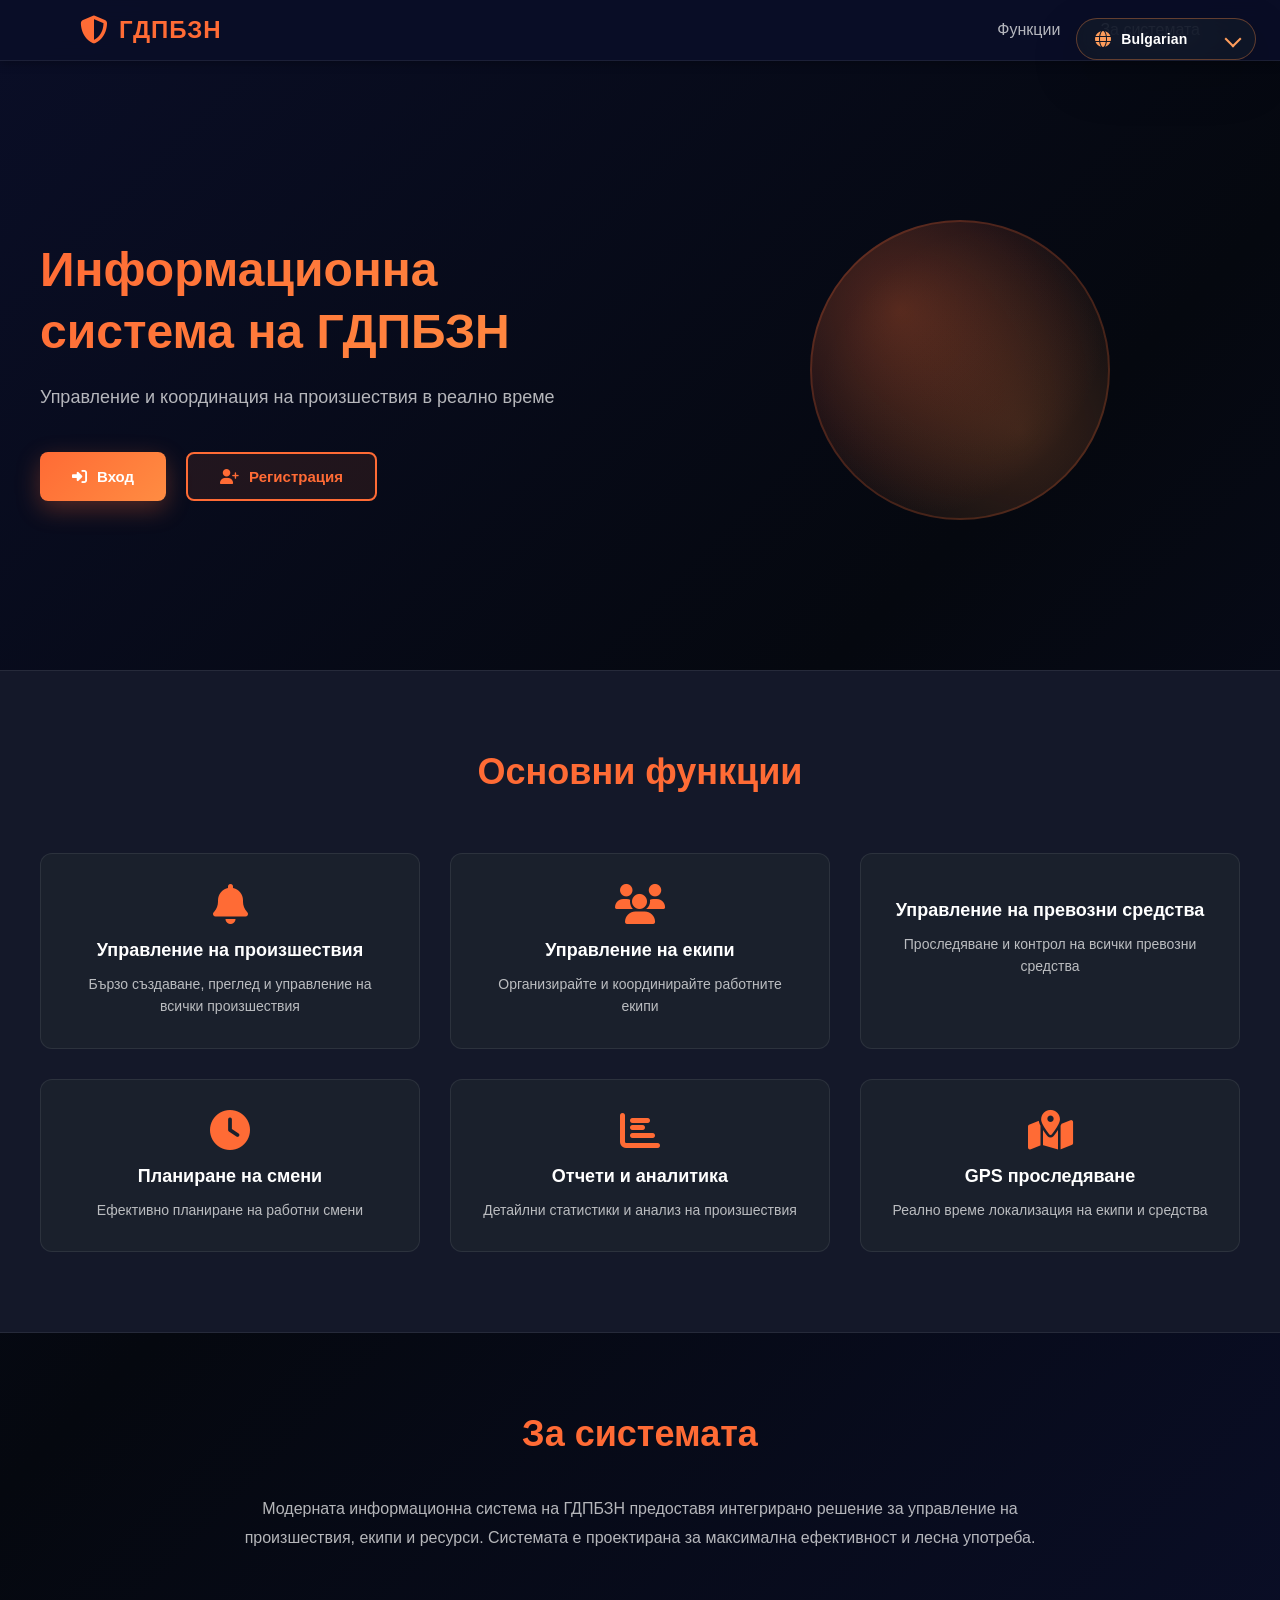
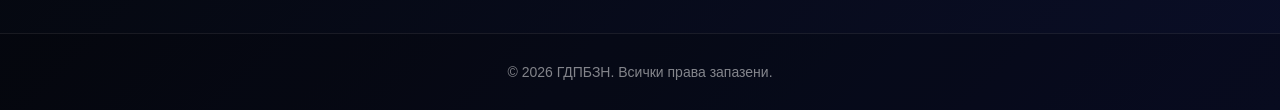
<file: frontend/index.html>
<!DOCTYPE html>
<html lang="bg">
<head>
    <meta charset="UTF-8">
    <meta name="viewport" content="width=device-width, initial-scale=1.0">
    <title>ГДПБЗН - Информационна система</title>
    <link rel="stylesheet" href="https://cdnjs.cloudflare.com/ajax/libs/font-awesome/6.4.0/css/all.min.css">
    <link rel="stylesheet" href="css/styles.css">
    <link rel="stylesheet" href="css/i18n.css">
</head>
<body>
    <div class="language-switcher-fixed">
        <label class="language-selector">
            <i class="fas fa-globe"></i>
            <select id="languageSelect" class="language-select" aria-label="Language selector">
                <option value="bg">Bulgarian</option>
                <option value="en">English</option>
            </select>
        </label>
    </div>

<nav class="navbar">
    <div class="nav-container">
        <div class="nav-logo">
            <i class="fas fa-shield-alt"></i>
            <span data-i18n="index.nav.brand">ГДПБЗН</span>
        </div>
        <ul class="nav-menu">
            <li><a href="#features" data-i18n="index.nav.features">Функции</a></li>
            <li><a href="#about" data-i18n="index.nav.about">За системата</a></li>
        </ul>
    </div>
</nav>

<section class="hero">
    <div class="hero-content">
        <h1 data-i18n="index.hero.title">Информационна система на ГДПБЗН</h1>
        <p data-i18n="index.hero.subtitle">Управление и координация на произшествия в реално време</p>
        <div class="hero-buttons">
            <a href="html/login.html" class="btn btn-primary">
                <i class="fas fa-sign-in-alt"></i> <span data-i18n="index.hero.loginButton">Вход</span>
            </a>
            <a href="html/register.html" class="btn btn-secondary">
                <i class="fas fa-user-plus"></i> <span data-i18n="index.hero.registerButton">Регистрация</span>
            </a>
        </div>
    </div>
    <div class="hero-graphic">
        <div class="gradient-orb"></div>
    </div>
</section>

<section id="features" class="features">
    <h2 data-i18n="index.features.title">Основни функции</h2>
    <div class="features-grid">
        <div class="feature-card">
            <i class="fas fa-bell"></i>
            <h3 data-i18n="index.features.incidentManagement">Управление на произшествия</h3>
            <p data-i18n="index.features.incidentManagementText">Бързо създаване, преглед и управление на всички произшествия</p>
        </div>
        <div class="feature-card">
            <i class="fas fa-users"></i>
            <h3 data-i18n="index.features.teamManagement">Управление на екипи</h3>
            <p data-i18n="index.features.teamManagementText">Организирайте и координирайте работните екипи</p>
        </div>
        <div class="feature-card">
            <i class="fas fa-fire-truck"></i>
            <h3 data-i18n="index.features.vehicleManagement">Управление на превозни средства</h3>
            <p data-i18n="index.features.vehicleManagementText">Проследяване и контрол на всички превозни средства</p>
        </div>
        <div class="feature-card">
            <i class="fas fa-clock"></i>
            <h3 data-i18n="index.features.shiftPlanning">Планиране на смени</h3>
            <p data-i18n="index.features.shiftPlanningText">Ефективно планиране на работни смени</p>
        </div>
        <div class="feature-card">
            <i class="fas fa-chart-bar"></i>
            <h3 data-i18n="index.features.analytics">Отчети и аналитика</h3>
            <p data-i18n="index.features.analyticsText">Детайлни статистики и анализ на произшествия</p>
        </div>
        <div class="feature-card">
            <i class="fas fa-map-location-dot"></i>
            <h3 data-i18n="index.features.gpsTracking">GPS проследяване</h3>
            <p data-i18n="index.features.gpsTrackingText">Реално време локализация на екипи и средства</p>
        </div>
    </div>
</section>

<section id="about" class="about">
    <h2 data-i18n="index.about.title">За системата</h2>
    <div class="about-content">
        <p data-i18n="index.about.description">Модерната информационна система на ГДПБЗН предоставя интегрирано решение за управление на произшествия, екипи и ресурси. Системата е проектирана за максимална ефективност и лесна употреба.</p>
    </div>
</section>


<footer class="footer">
    <div class="footer-content">
        <p data-i18n="index.footer.copyright">&copy; 2026 ГДПБЗН. Всички права запазени.</p>
    </div>
</footer>

<script src="js/config.js"></script>
<script src="js/language-selector.js"></script>
<script src="js/index.js"></script>
</body>
</html>
</file>
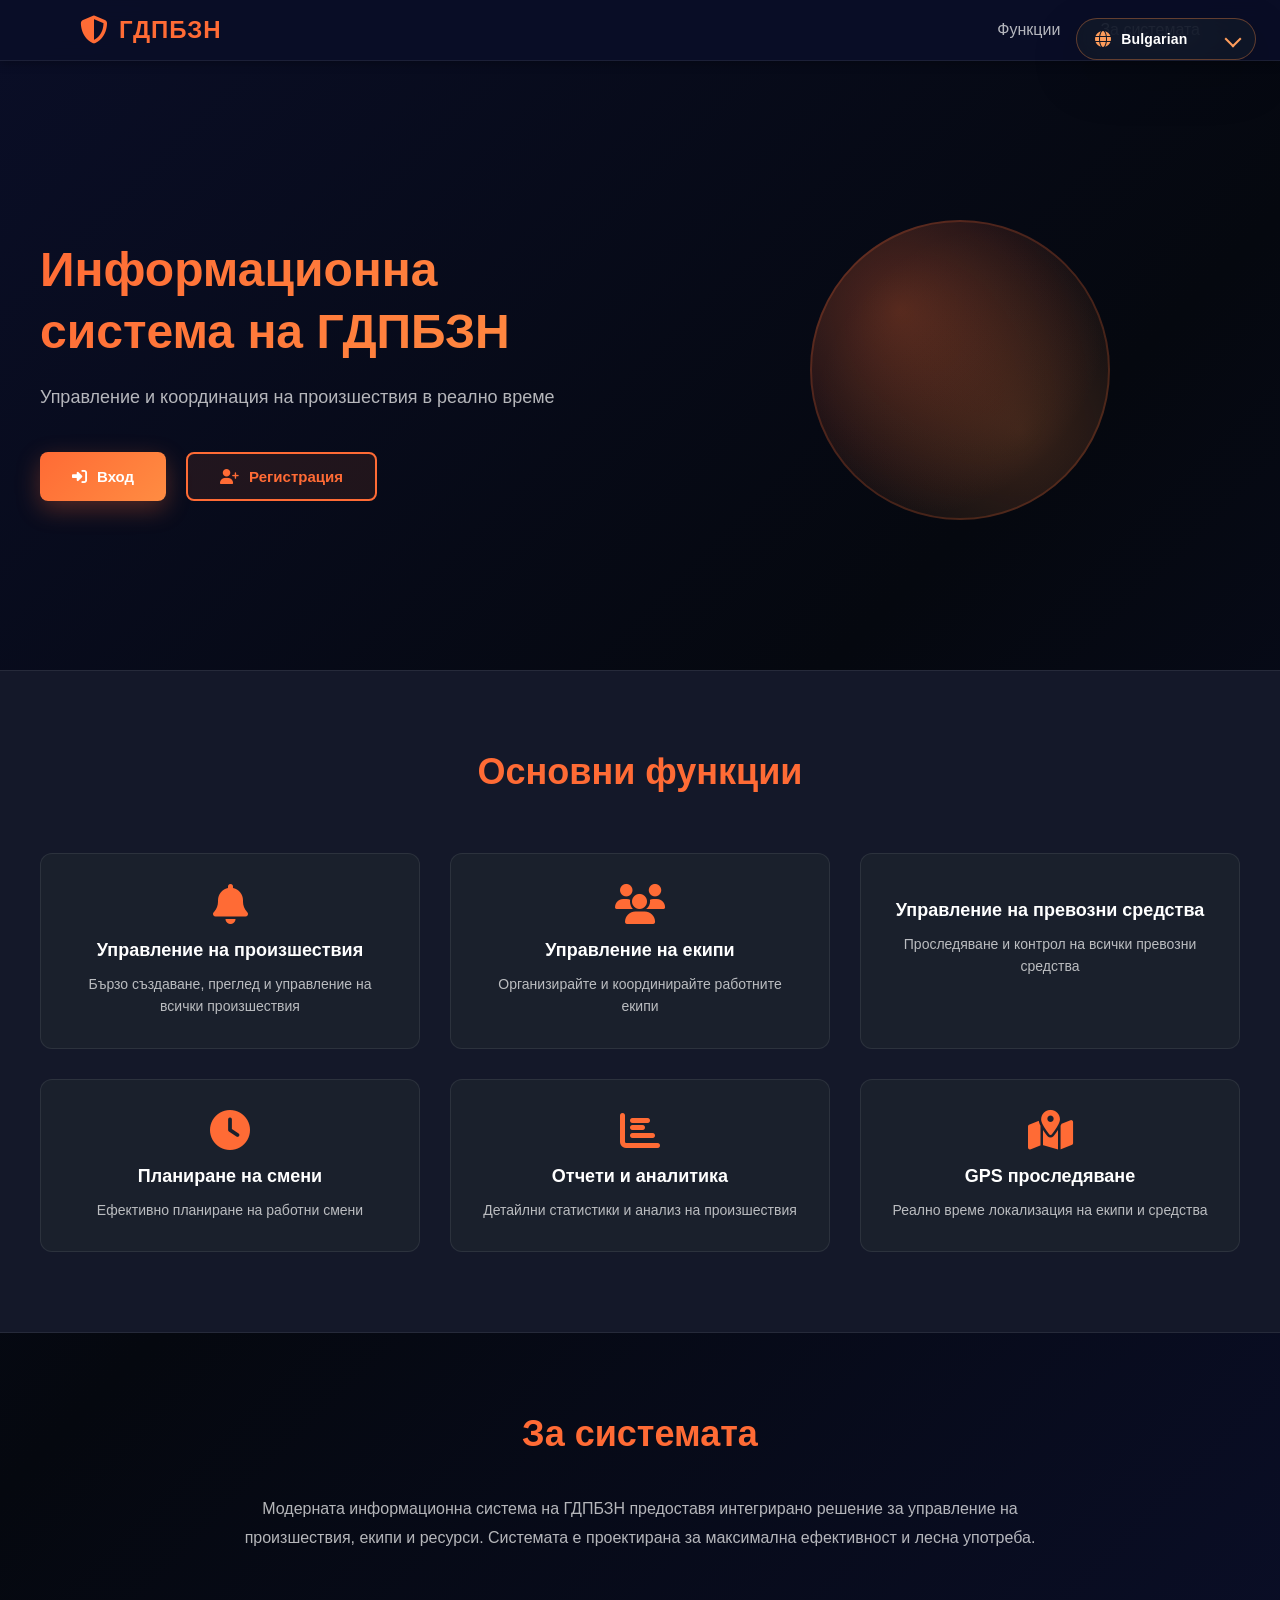
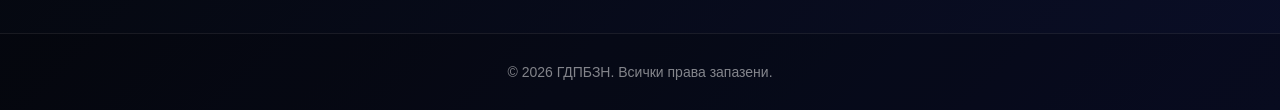
<file: frontend/html/dashboard.html>
<!DOCTYPE html>
<html lang="bg">
<head>
    <meta charset="UTF-8">
    <meta name="viewport" content="width=device-width, initial-scale=1.0">
    <title data-i18n="dashboard.title">Табло</title>
    <link rel="stylesheet" href="https://cdnjs.cloudflare.com/ajax/libs/font-awesome/6.4.0/css/all.min.css">
    <link rel="stylesheet" href="../css/dashboard.css">
    <link rel="stylesheet" href="../css/modal.css">
    <link rel="stylesheet" href="../css/i18n.css">
</head>
<body>

<div class="topbar">
    <div class="topbar-left">
        <button id="menuBtn" class="menu-btn">
            <i class="fas fa-bars"></i>
        </button>
        <h1 class="topbar-title" data-i18n="dashboard.title">Табло</h1>
    </div>
    <div class="topbar-right">
        <span class="topbar-subtitle" data-i18n="dashboard.subtitle">Управление на произшествия</span>
        <div class="language-selector">
            <i class="fas fa-globe"></i>
            <select id="languageSelect" class="language-select" aria-label="Language selector">
                <option value="bg">Bulgarian</option>
                <option value="en">English</option>
            </select>
        </div>
        <button id="notificationBtn" class="notification-btn">
            <i class="fas fa-bell"></i>
            <span id="unreadBadge" class="notification-badge">0</span>
        </button>
        <button id="logoutBtn" class="topbar-logout" data-i18n-title="menu.profile">
            <i class="fas fa-sign-out-alt"></i>
        </button>
    </div>
</div>

<!-- Notification Center -->
<div id="notificationCenter" class="notification-center">
    <div class="notification-center-header">
        <h3 data-i18n="notifications.title">Уведомления</h3>
        <button id="closeNotificationCenter" class="close-notification-center" data-i18n-title="notifications.title">
            <i class="fas fa-times"></i>
        </button>
    </div>
    <div id="notificationList" class="notification-list">
        <div class="notification-empty" data-i18n="notifications.noNotifications">Няма нови уведомления</div>
    </div>
    <div class="notification-center-footer">
        <button id="markAllReadBtn" class="btn-mark-all-read" data-i18n="notifications.markAllRead">Маркирай всички като прочетени</button>
    </div>
</div>

<div id="sidebar" class="sidebar">
    <div class="sidebar-header">
        <div class="logo">
            <i class="fas fa-shield-alt logo-icon"></i>
            <h2 data-i18n="common.brand">ГДПБЗН</h2>
        </div>
    </div>

    <nav class="sidebar-nav">
        <ul class="menu">
            <li class="menu-item active" data-page="incidents">
                <i class="fas fa-bell"></i>
                <span data-i18n="menu.incidents">Произшествия</span>
            </li>
            <li class="menu-item" data-page="firefighters" data-admin-only="true">
                <i class="fas fa-person"></i>
                <span data-i18n="menu.firefighters">Пожарникари</span>
            </li>
            <li class="menu-item" data-page="teams">
                <i class="fas fa-users"></i>
                <span data-i18n="menu.teams">Екипи</span>
            </li>
            <li class="menu-item" data-page="vehicles">
                <i class="fas fa-fire-truck"></i>
                <span data-i18n="menu.vehicles">Автомобили</span>
            </li>
            <li class="menu-item" data-page="shifts">
                <i class="fas fa-clock"></i>
                <span data-i18n="menu.shifts">Смени</span>
            </li>
            <li class="menu-item" data-page="settings">
                <i class="fas fa-cog"></i>
                <span data-i18n="menu.settings">Настройки</span>
            </li>
            <li class="menu-item" data-page="profile">
                <i class="fas fa-id-badge"></i>
                <span data-i18n="menu.profile">Профил</span>
            </li>
        </ul>
    </nav>
</div>

<div class="content">
    <div class="dashboard-header">
        <div class="header-title">
            <h1 data-i18n="dashboard.title">Произшествия</h1>
            <p data-i18n="dashboard.subtitle">Управление и преглед на всички произшествия</p>
        </div>
        <button id="addIncidentBtn" class="btn-add-primary">
            <i class="fas fa-plus"></i> <span data-i18n="dashboard.addIncident">Добави произшествие</span>
        </button>
    </div>

    <!-- Statistics Cards -->
    <div class="stats-grid">
        <div class="stat-card">
            <div class="stat-card-header">
                <i class="fas fa-exclamation-triangle stat-icon"></i>
                <span class="stat-label" data-i18n="stats.totalIncidents">Общо произшествия</span>
            </div>
            <div class="stat-card-value" id="totalCount">0</div>
            <div class="stat-card-footer" data-i18n="stats.allIncidents">Всички произшествия</div>
        </div>

        <div class="stat-card">
            <div class="stat-card-header">
                <i class="fas fa-spinner stat-icon"></i>
                <span class="stat-label" data-i18n="stats.active">Активни</span>
            </div>
            <div class="stat-card-value" id="activeCount">0</div>
            <div class="stat-card-footer" data-i18n="stats.currentlyProcessing">Текущо обработвани</div>
        </div>

        <div class="stat-card">
            <div class="stat-card-header">
                <i class="fas fa-check-circle stat-icon"></i>
                <span class="stat-label" data-i18n="stats.completed">Приключени</span>
            </div>
            <div class="stat-card-value" id="completedCount">0</div>
            <div class="stat-card-footer" data-i18n="stats.completedIncidents">Завършени произшествия</div>
        </div>

        <div class="stat-card">
            <div class="stat-card-header">
                <i class="fas fa-people-carry stat-icon"></i>
                <span class="stat-label" data-i18n="stats.onHold">Екипи на смяна</span>
            </div>
            <div class="stat-card-value" id="onHoldCount">0</div>
            <div class="stat-card-footer" data-i18n="stats.activeTeams">Активни екипи</div>
        </div>
    </div>

    <!-- Incidents Table Panel -->
    <div class="panel-container">
        <div class="panel-header">
            <h2 data-i18n="dashboard.panelTitle">Списък с произшествия</h2>
            <div class="panel-controls">
                <input type="text" id="searchInput" class="search-box" placeholder="Търси произшествие..." data-i18n-placeholder="filters.searchPlaceholder">
                <select id="filterStatus" class="filter-select">
                    <option value="" data-i18n="filters.allStatuses">Всички статуси</option>
                    <option value="в работа" data-i18n="filters.inProgress">В работа</option>
                    <option value="активно" data-i18n="filters.active">Активно</option>
                    <option value="приключено" data-i18n="filters.completed">Приключено</option>
                    <option value="приостановено" data-i18n="filters.onHold">Приостановено</option>
                    <option value="отменено" data-i18n="filters.cancelled">Отменено</option>
                </select>
            </div>
        </div>

        <div class="panel-content">
            <div id="incidentsTableWrapper">
                <table id="incidentsTable" class="incidents-table">
                    <thead>
                        <tr>
                            <th data-i18n="table.id">ID</th>
                            <th data-i18n="table.type">Тип</th>
                            <th data-i18n="table.address">Адрес</th>
                            <th data-i18n="table.dateTime">Дата & Час</th>
                            <th data-i18n="table.status">Статус</th>
                            <th data-i18n="table.actions">Действие</th>
                        </tr>
                    </thead>
                    <tbody id="incidentsTableBody">
                        <tr class="loading-row">
                            <td colspan="6" data-i18n="dashboard.loadingIncidents">Зареждане на произшествия...</td>
                        </tr>
                    </tbody>
                </table>
            </div>
            <div id="emptyStateMessage" class="empty-state" style="display: none;">
                <i class="fas fa-inbox empty-state-icon"></i>
                <p data-i18n="dashboard.emptyState">Няма произшествия</p>
                <small data-i18n="dashboard.emptyStateDetails">Започнете, като кликнете на "Добави произшествие"</small>
            </div>
        </div>

        <div class="panel-footer">
            <span id="recordCount">0</span>
        </div>
    </div>
</div>

<!-- Incident Detail Modal -->
<div id="incidentModal" class="modal" style="display: none;">
    <div class="modal-content">
        <div class="modal-header">
            <h2 data-i18n="detail.heading">Детайли на произшествие</h2>
            <button class="modal-close" onclick="closeIncidentModal()">&times;</button>
        </div>
        <div class="modal-body">
            <div class="detail-group">
                <label data-i18n="detail.id">ID:</label>
                <span id="detailId">-</span>
            </div>
            <div class="detail-group">
                <label data-i18n="detail.type">Тип:</label>
                <span id="detailType">-</span>
            </div>
            <div class="detail-group">
                <label data-i18n="detail.address">Адрес:</label>
                <span id="detailAddress">-</span>
            </div>
            <div class="detail-group">
                <label data-i18n="detail.dateTime">Дата и час:</label>
                <span id="detailDateTime">-</span>
            </div>
            <div class="detail-group">
                <label data-i18n="detail.description">Описание:</label>
                <span id="detailDescription">-</span>
            </div>
            <div class="detail-group">
                <label data-i18n="detail.coordinates">GPS координати:</label>
                <span id="detailCoordinates">-</span>
            </div>
            <div class="detail-group">
                <label data-i18n="detail.team">Екип:</label>
                <span id="detailTeam">-</span>
            </div>
            <div class="detail-group">
                <label data-i18n="detail.status">Статус:</label>
                <div style="display: flex; gap: 10px; align-items: center;">
                    <span id="detailStatus">-</span>
                    <div id="statusChangeContainer" style="display: none; gap: 10px;">
                        <select id="newStatusSelect" class="filter-select" style="padding: 5px 10px; font-size: 14px;">
                            <option value="в работа" data-i18n="filters.inProgress">В работа</option>
                            <option value="активно" data-i18n="filters.active">Активно</option>
                            <option value="приключено" data-i18n="filters.completed">Приключено</option>
                            <option value="приостановено" data-i18n="filters.onHold">Приостановено</option>
                            <option value="отменено" data-i18n="filters.cancelled">Отменено</option>
                        </select>
                        <button class="btn-action" onclick="updateIncidentStatus()" data-i18n="detail.update">Обновяване</button>
                    </div>
                </div>
            </div>
        </div>
        <div class="modal-footer">
            <button class="btn-secondary" onclick="closeIncidentModal()" data-i18n="detail.close">Затвори</button>
            <button id="deleteIncidentBtn" class="btn-danger" onclick="deleteIncidentConfirm()" style="display: none;" data-i18n="detail.delete">Изтрий произшествие</button>
        </div>
    </div>
</div>


<!-- Modern Task Modal -->
<div id="taskModal" class="modal">
    <div class="modal-content task-modal">
        <div class="modal-header">
            <h2 data-i18n="task.heading">Задачи на произшествието</h2>
            <button class="modal-close" onclick="closeTaskModal()">&times;</button>
        </div>
        <div class="modal-body">
            <div id="taskList" class="task-list"></div>
            <div class="task-add-container">
                <h3 data-i18n="task.addSection">Добави нова задача</h3>
                <input id="taskTitle" class="form-control" placeholder="Заглавие на задачата" autocomplete="off" data-i18n-placeholder="task.titlePlaceholder">
                <textarea id="taskDescription" class="form-control" placeholder="Описание (незадължително)" autocomplete="off" data-i18n-placeholder="task.descriptionPlaceholder"></textarea>
                <button class="btn-add-primary" onclick="addTask()" data-i18n="task.addButton">Добави задача</button>
            </div>
        </div>
    </div>
</div>


<script src="../js/config.js"></script>
<script src="../js/language-selector.js"></script>
<script src="../js/dashboard.js"></script>
</body>
</html>
</file>
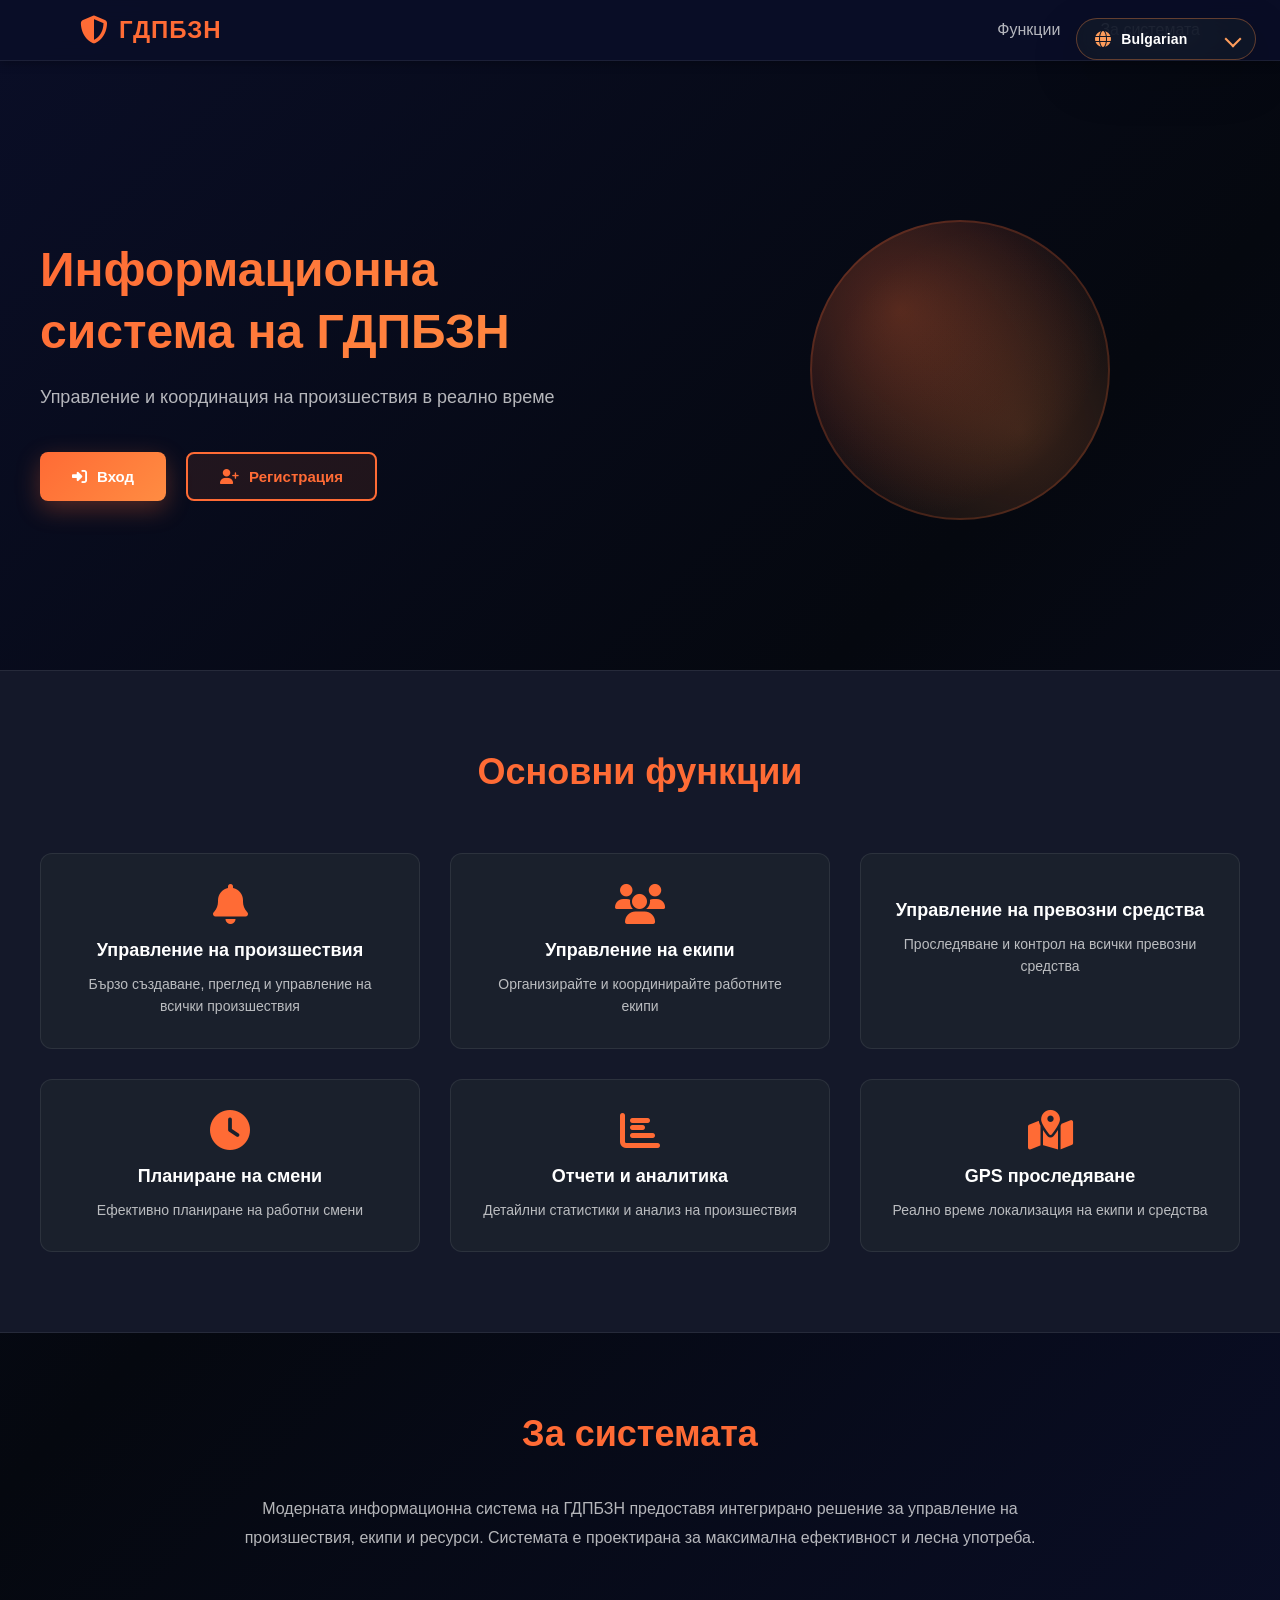
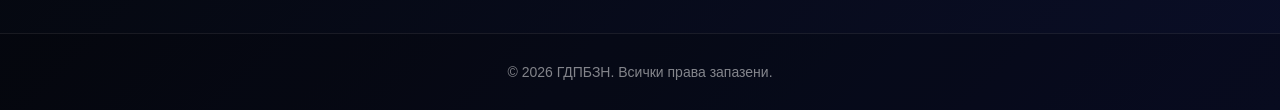
<file: frontend/html/firefighters.html>
<!DOCTYPE html>
<html lang="bg">
<head>
    <meta charset="UTF-8">
    <meta name="viewport" content="width=device-width, initial-scale=1.0">
    <title data-i18n="firefighters.title">Пожарникари</title>
    <link rel="stylesheet" href="https://cdnjs.cloudflare.com/ajax/libs/font-awesome/6.4.0/css/all.min.css">
    <link rel="stylesheet" href="../css/dashboard.css">
    <link rel="stylesheet" href="../css/firefighters.css">
    <link rel="stylesheet" href="../css/modal.css">
    <link rel="stylesheet" href="../css/i18n.css">
</head>
<body>

<div class="topbar">
    <div class="topbar-left">
        <button id="menuBtn" class="menu-btn">
            <i class="fas fa-bars"></i>
        </button>
        <h1 class="topbar-title" data-i18n="firefighters.title">Пожарникари</h1>
    </div>
    <div class="topbar-right">
        <span class="topbar-subtitle" data-i18n="firefighters.subtitle">Управление на пожарникари</span>
        <div class="language-selector">
            <i class="fas fa-globe"></i>
            <select id="languageSelect" class="language-select" aria-label="Language selector">
                <option value="bg">Bulgarian</option>
                <option value="en">English</option>
            </select>
        </div>
        <button id="notificationBtn" class="notification-btn" data-i18n-title="notifications.title">
            <i class="fas fa-bell"></i>
            <span id="unreadBadge" class="notification-badge">0</span>
        </button>
        <button id="logoutBtn" class="topbar-logout" data-i18n-title="menu.profile">
            <i class="fas fa-sign-out-alt"></i>
        </button>
    </div>
</div>

<!-- Notification Center -->
<div id="notificationCenter" class="notification-center">
    <div class="notification-center-header">
        <h3 data-i18n="notifications.title">Уведомления</h3>
        <button id="closeNotificationCenter" class="close-notification-center" data-i18n-title="notifications.title">
            <i class="fas fa-times"></i>
        </button>
    </div>
    <div id="notificationList" class="notification-list">
        <div class="notification-empty" data-i18n="notifications.noNotifications">Няма нови уведомления</div>
    </div>
    <div class="notification-center-footer">
        <button id="markAllReadBtn" class="btn-mark-all-read" data-i18n="notifications.markAllRead">Маркирай всички като прочетени</button>
    </div>
</div>

<div id="sidebar" class="sidebar">
    <div class="sidebar-header">
        <div class="logo">
            <i class="fas fa-shield-alt logo-icon"></i>
            <h2 data-i18n="common.brand">ГДПБЗН</h2>
        </div>
    </div>

    <nav class="sidebar-nav">
        <ul class="menu">
            <li class="menu-item" data-page="incidents">
                <i class="fas fa-bell"></i>
                <span data-i18n="menu.incidents">Произшествия</span>
            </li>
            <li class="menu-item active" data-page="firefighters" data-admin-only="true">
                <i class="fas fa-person"></i>
                <span data-i18n="menu.firefighters">Пожарникари</span>
            </li>
            <li class="menu-item" data-page="teams">
                <i class="fas fa-users"></i>
                <span data-i18n="menu.teams">Екипи</span>
            </li>
            <li class="menu-item" data-page="vehicles">
                <i class="fas fa-fire-truck"></i>
                <span data-i18n="menu.vehicles">Автомобили</span>
            </li>
            <li class="menu-item" data-page="shifts">
                <i class="fas fa-clock"></i>
                <span data-i18n="menu.shifts">Смени</span>
            </li>
            <li class="menu-item" data-page="settings">
                <i class="fas fa-cog"></i>
                <span data-i18n="menu.settings">Настройки</span>
            </li>
            <li class="menu-item" data-page="profile">
                <i class="fas fa-id-badge"></i>
                <span data-i18n="menu.profile">Профил</span>
            </li>
        </ul>
    </nav>
</div>

<div class="content">
    <div class="dashboard-header">
        <div class="header-title">
            <h1 data-i18n="firefighters.title">Пожарникари</h1>
            <p data-i18n="firefighters.description">Преглед на всички регистрирани пожарникари</p>
        </div>
    </div>

    <!-- Statistics Cards -->
    <div class="stats-grid">
        <div class="stat-card">
            <div class="stat-card-header">
                <i class="fas fa-users stat-icon"></i>
                <span class="stat-label" data-i18n="firefighters.stats.total">Общо пожарникари</span>
            </div>
            <div class="stat-card-value" id="totalCount">0</div>
            <div class="stat-card-footer" data-i18n="firefighters.stats.allRegistered">Всички регистрирани</div>
        </div>

        <div class="stat-card">
            <div class="stat-card-header">
                <i class="fas fa-check-circle stat-icon"></i>
                <span class="stat-label" data-i18n="firefighters.stats.active">Активни</span>
            </div>
            <div class="stat-card-value" id="activeCount">0</div>
            <div class="stat-card-footer" data-i18n="firefighters.stats.onDuty">На дежурство</div>
        </div>

        <div class="stat-card">
            <div class="stat-card-header">
                <i class="fas fa-bed stat-icon"></i>
                <span class="stat-label" data-i18n="firefighters.stats.onVacation">На отпуск</span>
            </div>
            <div class="stat-card-value" id="vacationCount">0</div>
            <div class="stat-card-footer" data-i18n="firefighters.stats.onBreak">На почивка</div>
        </div>

        <div class="stat-card">
            <div class="stat-card-header">
                <i class="fas fa-ambulance stat-icon"></i>
                <span class="stat-label" data-i18n="firefighters.stats.sick">Болни</span>
            </div>
            <div class="stat-card-value" id="sickCount">0</div>
            <div class="stat-card-footer" data-i18n="firefighters.stats.onSickLeave">На болнично отпускане</div>
        </div>
    </div>

    <!-- Firefighters Panel -->
    <div class="panel-container">
        <div class="panel-header">
            <h2 data-i18n="firefighters.listTitle">Списък с пожарникари</h2>
            <div class="panel-controls">
                <input type="text" id="searchInput" class="search-box" data-i18n-placeholder="firefighters.searchPlaceholder" placeholder="Търси по име или потребителско име...">
            </div>
        </div>

        <div class="panel-content">
            <div id="firefightersTableWrapper">
                <table id="firefightersTable" class="firefighters-table">
                    <thead>
                        <tr>
                            <th data-i18n="firefighters.table.name">Име</th>
                            <th data-i18n="firefighters.table.number">Номер</th>
                            <th data-i18n="firefighters.table.role">Должност</th>
                            <th data-i18n="firefighters.table.status">Статус</th>
                            <th data-i18n="firefighters.table.phone">Телефон</th>
                            <th data-i18n="firefighters.table.actions">Действия</th>
                        </tr>
                    </thead>
                    <tbody id="firefightersTableBody">
                        <tr class="loading-row">
                            <td colspan="6" data-i18n="firefighters.loading">Зареждане на пожарникари...</td>
                        </tr>
                    </tbody>
                </table>
            </div>
            <div id="emptyStateMessage" class="empty-state" style="display: none;">
                <i class="fas fa-inbox empty-state-icon"></i>
                <h3 data-i18n="firefighters.emptyTitle">Няма пожарникари</h3>
                <p data-i18n="firefighters.emptyDescription">Добавете първи пожарникар</p>
            </div>
        </div>
        
        <div class="panel-footer">
            <span id="recordCount">0</span>
        </div>
    </div>
</div>

<!-- View Firefighter Details Modal -->
<div id="firefighterDetailsModal" class="modal">
    <div class="modal-content">
        <div class="modal-header">
            <h2 data-i18n="firefighters.detailsHeading">Детайли на пожарникар</h2>
            <button type="button" class="modal-close" onclick="closeDetailsModal()">&times;</button>
        </div>
        <div class="modal-body">
            <div class="detail-group">
                <label data-i18n="firefighters.detailNameLabel">Име:</label>
                <span id="detailName">-</span>
            </div>
            <div class="detail-group">
                <label data-i18n="firefighters.detailUsernameLabel">Потребителско име:</label>
                <span id="detailNumber">-</span>
            </div>
            <div class="detail-group">
                <label data-i18n="firefighters.detailRoleLabel">Должност:</label>
                <span id="detailRole">-</span>
            </div>
            <div class="detail-group">
                <label data-i18n="firefighters.detailStatusLabel">Статус:</label>
                <div id="detailStatus">-</div>
            </div>
            <div class="detail-group">
                <label data-i18n="firefighters.detailPhoneLabel">Телефон:</label>
                <span id="detailPhone">-</span>
            </div>
            <div class="detail-group">
                <label data-i18n="firefighters.detailEmailLabel">Email:</label>
                <span id="detailEmail">-</span>
            </div>
        </div>
        <div class="modal-footer">
            <button type="button" class="btn-secondary" onclick="closeDetailsModal()" data-i18n="firefighters.detailCloseButton">Затвори</button>
            <button type="button" class="btn-danger" id="deleteDetailsBtn" onclick="if(window.currentFirefighter) deleteFirefighter(window.currentFirefighter.id)" data-i18n="firefighters.detailRemoveButton">Премахни</button>
        </div>
    </div>
</div>

<script src="../js/config.js"></script>
<script src="../js/language-selector.js"></script>
<script src="../js/firefighters.js"></script>

</body>
</html>
</file>
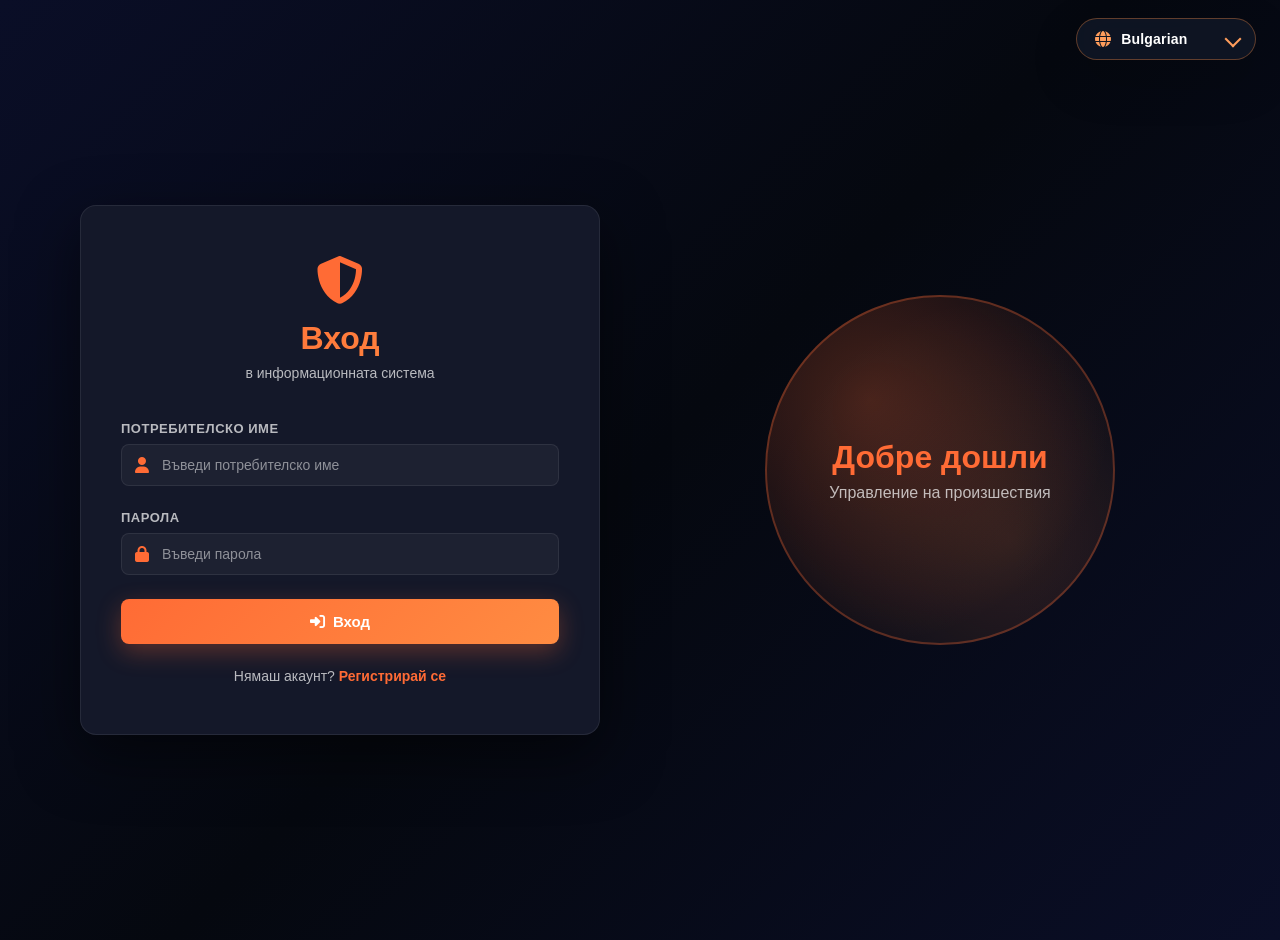
<file: frontend/html/login.html>
<!DOCTYPE html>
<html lang="bg">
<head>
    <meta charset="UTF-8">
    <meta name="viewport" content="width=device-width, initial-scale=1.0">
    <title data-i18n="auth.loginTitle">Вход - ГДПБЗН</title>
    <link rel="stylesheet" href="https://cdnjs.cloudflare.com/ajax/libs/font-awesome/6.4.0/css/all.min.css">
    <link rel="stylesheet" href="../css/login.css">
    <link rel="stylesheet" href="../css/i18n.css">
</head>
<body>
    <div class="language-switcher-fixed">
        <label class="language-selector">
            <i class="fas fa-globe"></i>
            <select id="languageSelect" class="language-select" aria-label="Language selector">
                <option value="bg">Bulgarian</option>
                <option value="en">English</option>
            </select>
        </label>
    </div>

<div class="login-page">
    <div class="login-container">
        <div class="login-box">
            <div class="login-header">
                <i class="fas fa-shield-alt"></i>
                <h1 data-i18n="auth.login">Вход</h1>
                <p data-i18n="auth.loginSubtitle">в информационната система</p>
            </div>

            <form id="loginForm">
                <div class="form-group">
                    <label for="username" data-i18n="auth.usernameLabel">Потребителско име</label>
                    <div class="input-wrapper">
                        <i class="fas fa-user"></i>
                        <input type="text" id="username" data-i18n-placeholder="auth.usernameInput" placeholder="Въведи потребителско име" required>
                    </div>
                </div>

                <div class="form-group">
                    <label for="password" data-i18n="auth.passwordLabel">Парола</label>
                    <div class="input-wrapper">
                        <i class="fas fa-lock"></i>
                        <input type="password" id="password" data-i18n-placeholder="auth.passwordInput" placeholder="Въведи парола" required>
                    </div>
                </div>

                <button type="submit" class="btn-login">
                    <i class="fas fa-sign-in-alt"></i> <span data-i18n="auth.loginButton">Вход</span>
                </button>
            </form>

            <div class="login-footer">
                <p><span data-i18n="auth.noAccount">Нямаш акаунт?</span> <a href="register.html" data-i18n="auth.registerLink">Регистрирай се</a></p>
            </div>
        </div>

        <div class="login-graphic">
            <div class="graphic-element"></div>
            <div class="graphic-text">
                <h2 data-i18n="auth.welcome">Добре дошли</h2>
                <p data-i18n="auth.systemManagement">Управление на произшествия</p>
            </div>
        </div>
    </div>
</div>

<script src="../js/config.js"></script>
<script src="../js/language-selector.js"></script>
<script src="../js/login.js"></script>
</body>
</html>
</file>
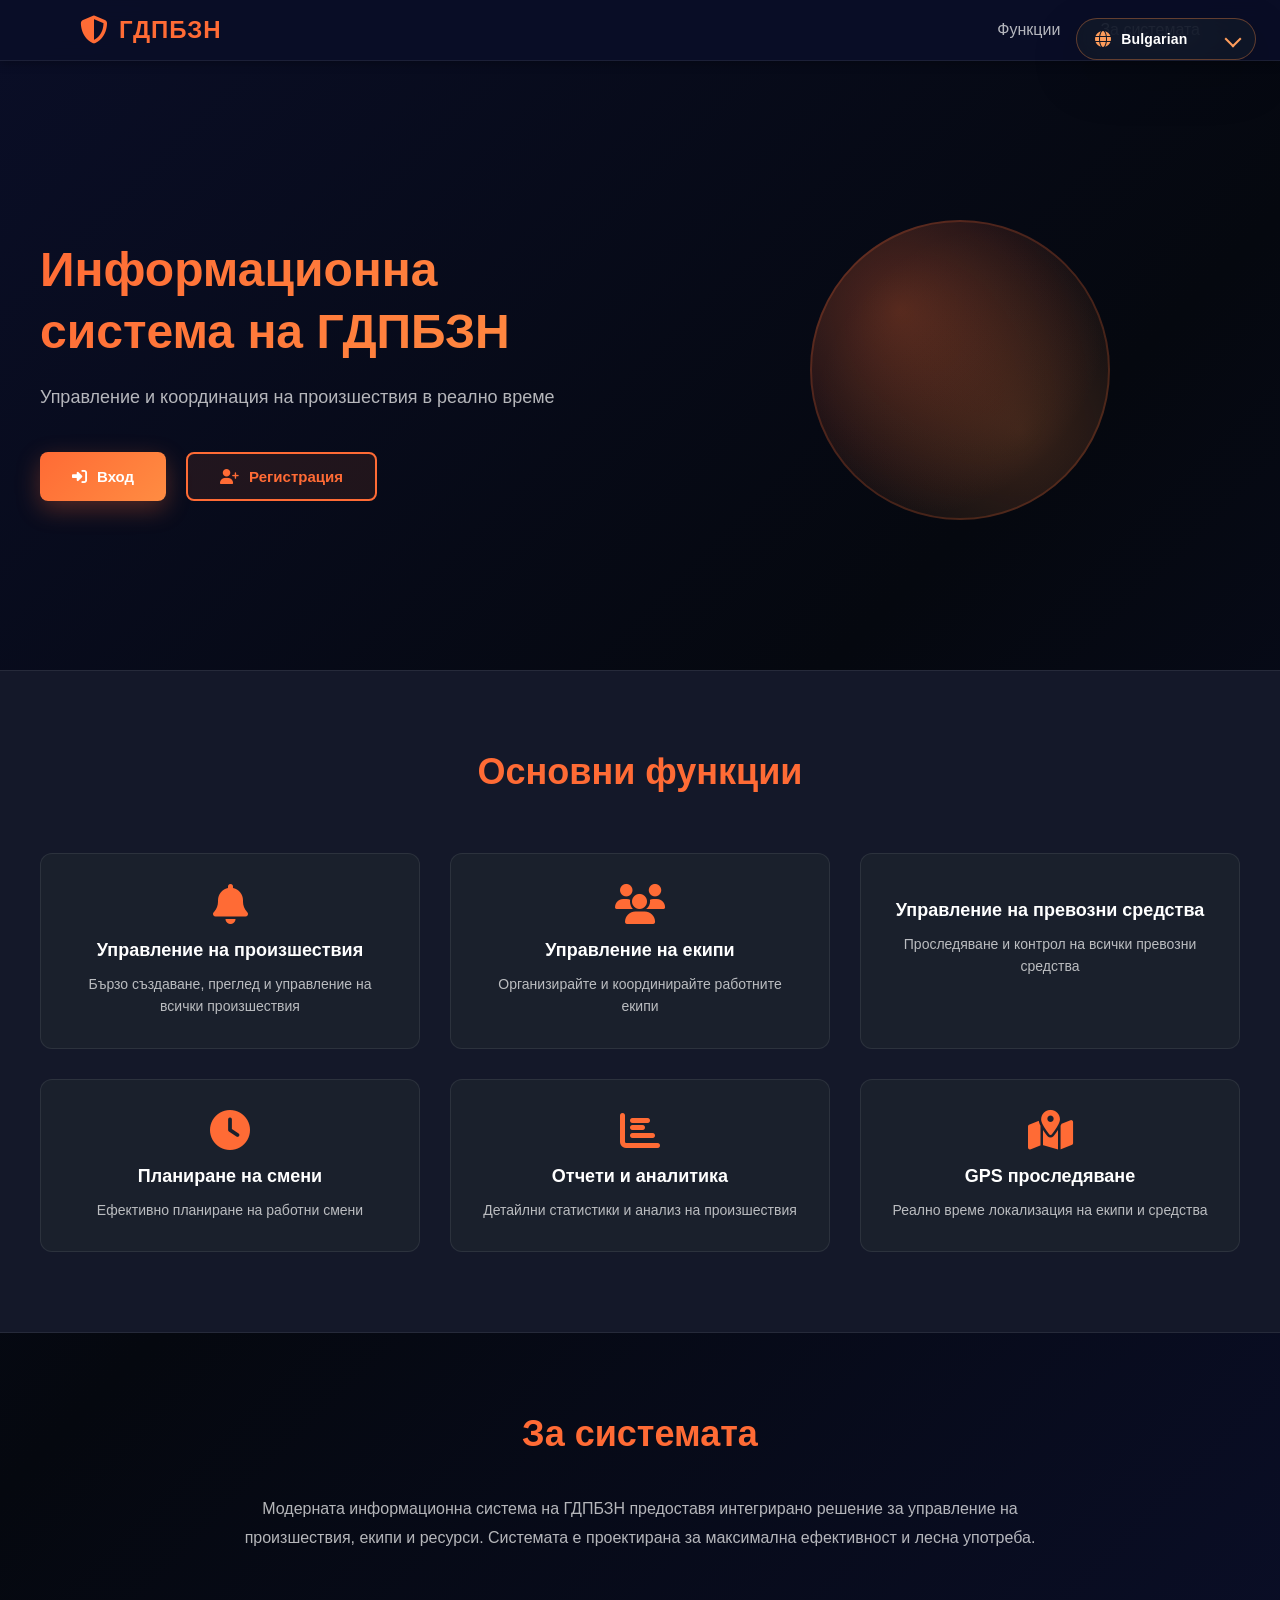
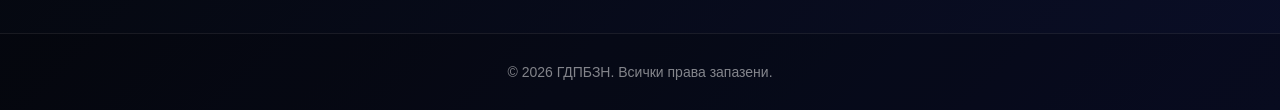
<file: frontend/html/profile.html>
<!DOCTYPE html>
<html lang="bg">
<head>
    <meta charset="UTF-8">
    <meta name="viewport" content="width=device-width, initial-scale=1.0">
    <title data-i18n="profile.title">Профил</title>
    <link rel="stylesheet" href="https://cdnjs.cloudflare.com/ajax/libs/font-awesome/6.4.0/css/all.min.css">
    <link rel="stylesheet" href="../css/dashboard.css">
    <link rel="stylesheet" href="../css/profile.css">
    <link rel="stylesheet" href="../css/i18n.css">
</head>
<body>

<div class="topbar">
    <div class="topbar-left">
        <button id="menuBtn" class="menu-btn">
            <i class="fas fa-bars"></i>
        </button>
        <h1 class="topbar-title" data-i18n="profile.title">Профил</h1>
    </div>
    <div class="topbar-right">
        <span class="topbar-subtitle" data-i18n="profile.subtitle">Управление на профил</span>
        <div class="language-selector">
            <i class="fas fa-globe"></i>
            <select id="languageSelect" class="language-select" aria-label="Language selector">
                <option value="bg">Bulgarian</option>
                <option value="en">English</option>
            </select>
        </div>
        <button id="notificationBtn" class="notification-btn" data-i18n-title="notifications.title">
            <i class="fas fa-bell"></i>
            <span id="unreadBadge" class="notification-badge">0</span>
        </button>
        <button id="logoutBtn" class="topbar-logout" data-i18n-title="menu.profile">
            <i class="fas fa-sign-out-alt"></i>
        </button>
    </div>
</div>

<!-- Notification Center -->
<div id="notificationCenter" class="notification-center">
    <div class="notification-center-header">
        <h3 data-i18n="notifications.title">Уведомления</h3>
        <button id="closeNotificationCenter" class="close-notification-center" data-i18n-title="notifications.title">
            <i class="fas fa-times"></i>
        </button>
    </div>
    <div id="notificationList" class="notification-list">
        <div class="notification-empty" data-i18n="notifications.noNotifications">Няма нови уведомления</div>
    </div>
    <div class="notification-center-footer">
        <button id="markAllReadBtn" class="btn-mark-all-read" data-i18n="notifications.markAllRead">Маркирай всички като прочетени</button>
    </div>
</div>

<div id="sidebar" class="sidebar">
    <div class="sidebar-header">
        <div class="logo">
            <i class="fas fa-shield-alt logo-icon"></i>
            <h2 data-i18n="common.brand">ГДПБЗН</h2>
        </div>
    </div>

    <nav class="sidebar-nav">
        <ul class="menu">
            <li class="menu-item" data-page="incidents">
                <i class="fas fa-bell"></i>
                <span data-i18n="menu.incidents">Произшествия</span>
            </li>
            <li class="menu-item" data-page="firefighters" data-admin-only="true">
                <i class="fas fa-person"></i>
                <span data-i18n="menu.firefighters">Пожарникари</span>
            </li>
            <li class="menu-item" data-page="teams">
                <i class="fas fa-users"></i>
                <span data-i18n="menu.teams">Екипи</span>
            </li>
            <li class="menu-item" data-page="vehicles">
                <i class="fas fa-fire-truck"></i>
                <span data-i18n="menu.vehicles">Автомобили</span>
            </li>
            <li class="menu-item active" data-page="profile">
                <i class="fas fa-id-badge"></i>
                <span data-i18n="menu.profile">Профил</span>
            </li>
        </ul>
    </nav>
</div>

<div class="content">
    <div class="dashboard-header">
        <div class="header-title">
            <h1 data-i18n="profile.myProfile">Моят профил</h1>
            <p data-i18n="profile.profileSubtitle">Промени твоите лични данни</p>
        </div>
    </div>

    <div class="panel-container">
        <div class="panel-header">
            <h2 data-i18n="profile.informationTitle">Профилна информация</h2>
        </div>
        <div class="panel-content">
            <form id="profileForm" class="profile-form">
                <div class="profile-grid">
                    <div class="form-group">
                        <label for="fullName" data-i18n="profile.fullName">Пълно име</label>
                        <input type="text" id="fullName" required data-i18n-placeholder="profile.fullNamePlaceholder" placeholder="Пълно име" />
                    </div>

                    <div class="form-group">
                        <label for="username" data-i18n="profile.username">Потребителско име</label>
                        <input type="text" id="username" required data-i18n-placeholder="profile.usernamePlaceholder" placeholder="Потребителско име" />
                    </div>

                    <div class="form-group">
                        <label for="phone" data-i18n="profile.phone">Телефон</label>
                        <input type="tel" id="phone" data-i18n-placeholder="profile.phonePlaceholder" placeholder="(по желание)" />
                    </div>


                    <div class="form-group">
                        <label for="role" data-i18n="profile.role">Роля</label>
                        <input type="text" id="role" disabled />
                    </div>

                    <div class="form-group" id="statusGroup" style="display:none;">
                        <label for="status" data-i18n="profile.status">Статус</label>
                        <select id="status">
                            <option value="on_duty" data-i18n="profile.statusOnDuty">На дежурство</option>
                            <option value="off_duty" data-i18n="profile.statusOffDuty">Извън дежурство</option>
                            <option value="on_mission" data-i18n="profile.statusOnMission">На задача</option>
                            <option value="vacation" data-i18n="profile.statusVacation">Отпуск</option>
                            <option value="sick_leave" data-i18n="profile.statusSickLeave">Болен</option>
                        </select>
                    </div>

                    <div class="form-group">
                        <label for="newPassword" data-i18n="profile.newPassword">Нова парола</label>
                        <input type="password" id="newPassword" data-i18n-placeholder="profile.passwordPlaceholder" placeholder="(остави празно за без промяна)" />
                    </div>

                    <div class="form-group">
                        <label for="confirmPassword" data-i18n="profile.confirmPassword">Потвърди парола</label>
                        <input type="password" id="confirmPassword" data-i18n-placeholder="profile.passwordPlaceholder" placeholder="(остави празно за без промяна)" />
                    </div>
                </div>

                <div class="profile-actions">
                    <button type="submit" class="btn-add-primary" id="saveProfileBtn">
                        <i class="fas fa-save"></i> <span data-i18n="profile.saveButton">Запази</span>
                    </button>
                </div>

                <div id="profileMessage" class="profile-message" style="display: none;"></div>
            </form>
        </div>
    </div>
</div>

<script src="../js/config.js"></script>
<script src="../js/language-selector.js"></script>
<script src="../js/profile.js"></script>
</body>
</html>
</file>
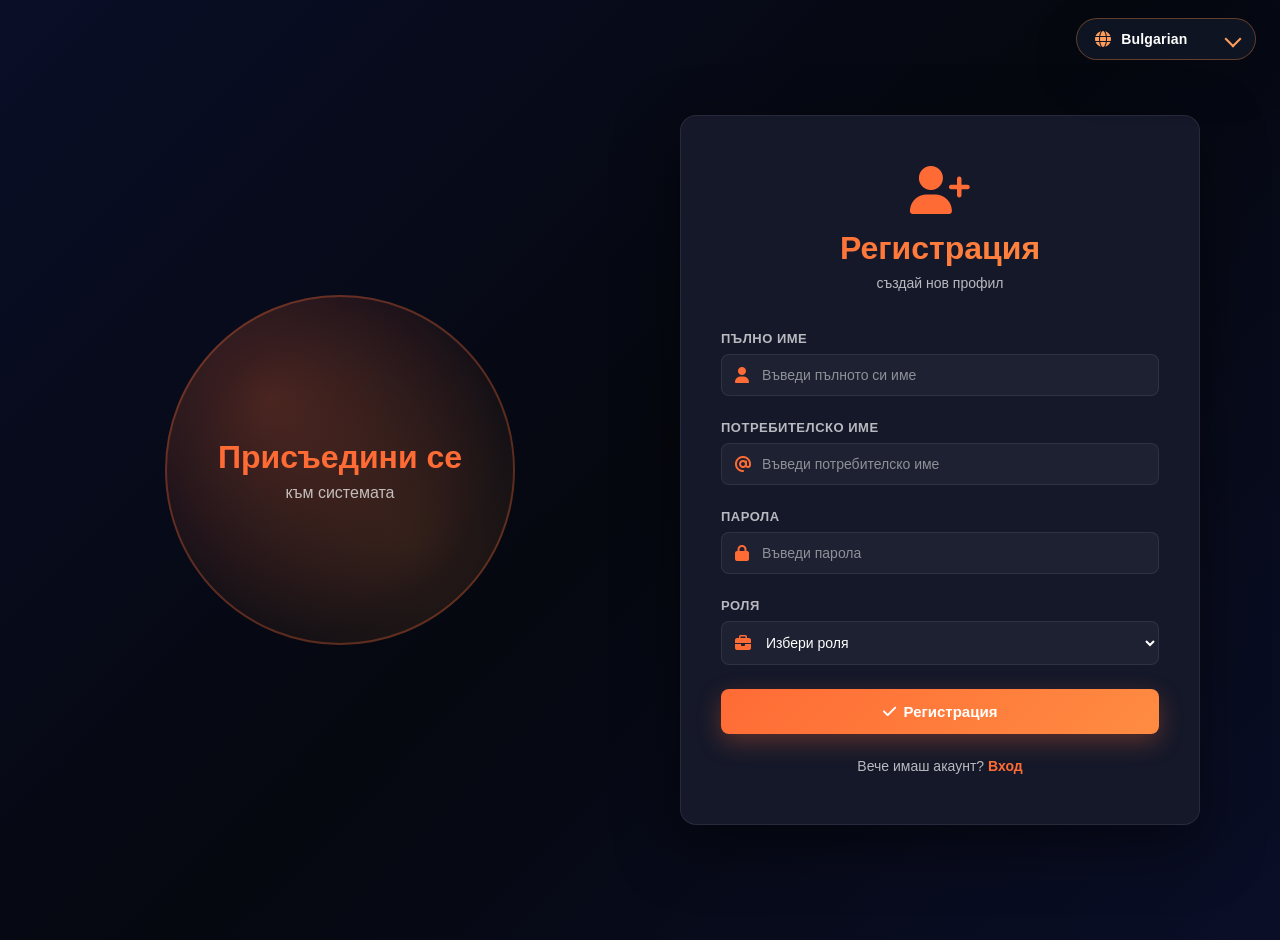
<file: frontend/html/register.html>
<!DOCTYPE html>
<html lang="bg">
<head>
    <meta charset="UTF-8">
    <meta name="viewport" content="width=device-width, initial-scale=1.0">
    <title data-i18n="auth.registerTitle">Регистрация - ГДПБЗН</title>
    <link rel="stylesheet" href="https://cdnjs.cloudflare.com/ajax/libs/font-awesome/6.4.0/css/all.min.css">
    <link rel="stylesheet" href="../css/register.css">
    <link rel="stylesheet" href="../css/i18n.css">
</head>
<body>
    <div class="language-switcher-fixed">
        <label class="language-selector">
            <i class="fas fa-globe"></i>
            <select id="languageSelect" class="language-select" aria-label="Language selector">
                <option value="bg">Bulgarian</option>
                <option value="en">English</option>
            </select>
        </label>
    </div>

<div class="register-page">
    <div class="register-container">
        <div class="register-graphic">
            <div class="graphic-element"></div>
            <div class="graphic-text">
                <h2 data-i18n="auth.joinSystem">Присъедини се</h2>
                <p data-i18n="auth.toSystem">към системата</p>
            </div>
        </div>

        <div class="register-box">
            <div class="register-header">
                <i class="fas fa-user-plus"></i>
                <h1 data-i18n="auth.register">Регистрация</h1>
                <p data-i18n="auth.registerSubtitle">създай нов профил</p>
            </div>

            <form id="registerForm">
                <div class="form-group">
                    <label for="full_name" data-i18n="auth.fullNameLabel">Пълно име</label>
                    <div class="input-wrapper">
                        <i class="fas fa-user"></i>
                        <input type="text" id="full_name" data-i18n-placeholder="auth.fullNameInput" placeholder="Въведи пълното си име" required>
                    </div>
                </div>

                <div class="form-group">
                    <label for="username" data-i18n="auth.usernameLabel">Потребителско име</label>
                    <div class="input-wrapper">
                        <i class="fas fa-at"></i>
                        <input type="text" id="username" data-i18n-placeholder="auth.usernameInput" placeholder="Въведи потребителско име" required>
                    </div>
                </div>

                <div class="form-group">
                    <label for="password" data-i18n="auth.passwordLabel">Парола</label>
                    <div class="input-wrapper">
                        <i class="fas fa-lock"></i>
                        <input type="password" id="password" data-i18n-placeholder="auth.passwordInput" placeholder="Въведи парола" required>
                    </div>
                </div>

                <div class="form-group">
                    <label for="role" data-i18n="auth.roleLabel">Роля</label>
                    <div class="input-wrapper">
                        <i class="fas fa-briefcase"></i>
                        <select id="role" required>
                            <option value="" data-i18n="auth.selectRole">Избери роля</option>
                            <option value="operator" data-i18n="auth.operator">Оператор</option>
                            <option value="firefighter" data-i18n="auth.firefighter">Пожарникар</option>
                            <option value="admin" data-i18n="auth.admin">Администратор</option>
                        </select>
                    </div>
                </div>

                <button type="submit" class="btn-register">
                    <i class="fas fa-check"></i> <span data-i18n="auth.registerButton">Регистрация</span>
                </button>
            </form>

            <div class="register-footer">
                <p><span data-i18n="auth.haveAccount">Вече имаш акаунт?</span> <a href="login.html" data-i18n="auth.loginLink">Вход</a></p>
            </div>
        </div>
    </div>
</div>

<script src="../js/config.js"></script>
<script src="../js/language-selector.js"></script>
<script src="../js/register.js"></script>
</body>
</html>
</file>
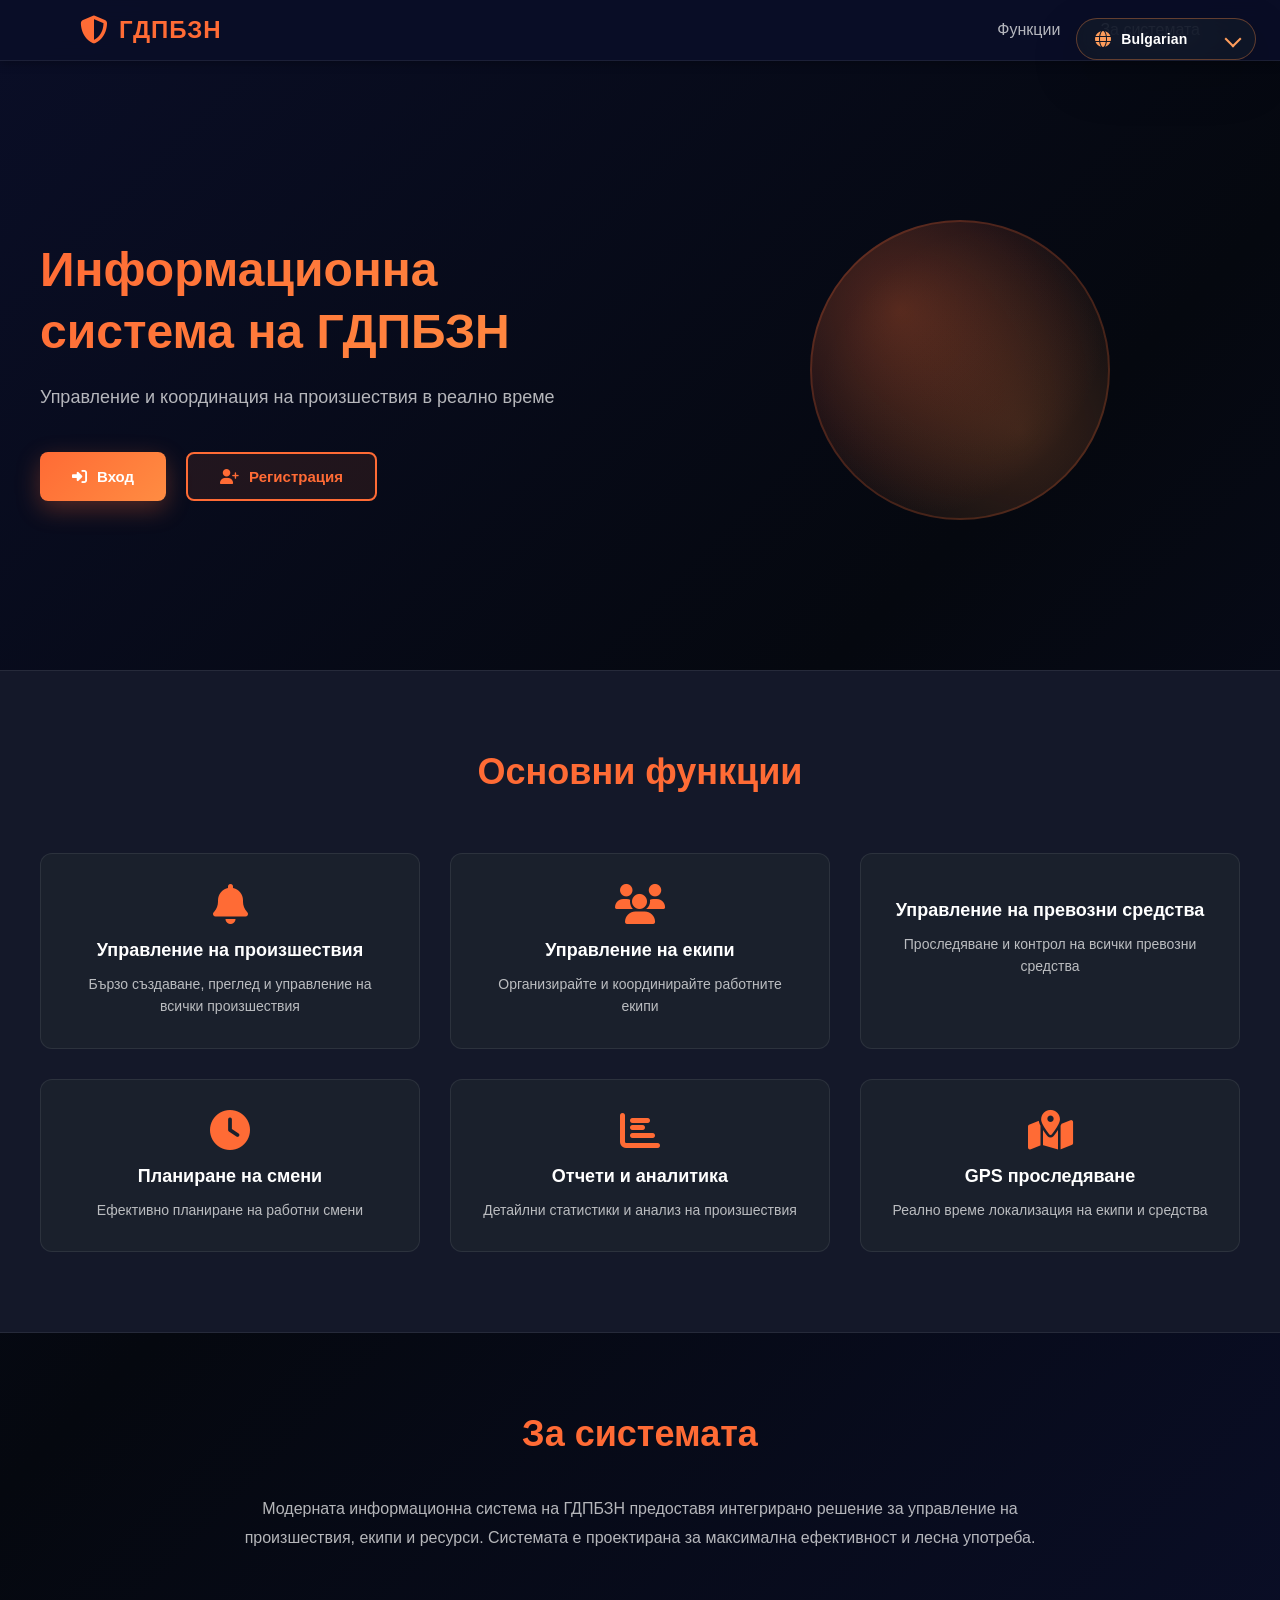
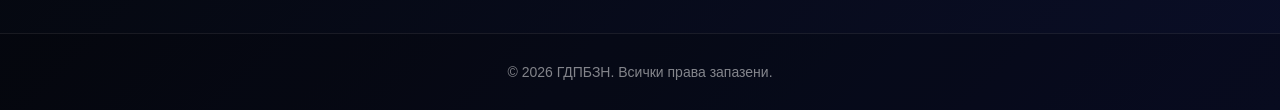
<file: frontend/html/teams.html>
<!DOCTYPE html>
<html lang="bg">
<head>
    <meta charset="UTF-8">
    <meta name="viewport" content="width=device-width, initial-scale=1.0">
    <title data-i18n="teams.title">Екипи</title>
    <link rel="stylesheet" href="https://cdnjs.cloudflare.com/ajax/libs/font-awesome/6.4.0/css/all.min.css">
    <link rel="stylesheet" href="../css/dashboard.css">
    <link rel="stylesheet" href="../css/teams.css">
    <link rel="stylesheet" href="../css/modal.css">
    <link rel="stylesheet" href="../css/i18n.css">
</head>
<body>

<div class="topbar">
    <div class="topbar-left">
        <button id="menuBtn" class="menu-btn">
            <i class="fas fa-bars"></i>
        </button>
        <h1 class="topbar-title" data-i18n="teams.title">Екипи</h1>
    </div>
    <div class="topbar-right">
        <span class="topbar-subtitle" data-i18n="teams.subtitle">Управление на екипи</span>
        <div class="language-selector">
            <i class="fas fa-globe"></i>
            <select id="languageSelect" class="language-select" aria-label="Language selector">
                <option value="bg">Bulgarian</option>
                <option value="en">English</option>
            </select>
        </div>
        <button id="notificationBtn" class="notification-btn" data-i18n-title="notifications.title">
            <i class="fas fa-bell"></i>
            <span id="unreadBadge" class="notification-badge">0</span>
        </button>
        <button id="logoutBtn" class="topbar-logout" data-i18n-title="menu.profile">
            <i class="fas fa-sign-out-alt"></i>
        </button>
    </div>
</div>

<!-- Notification Center -->
<div id="notificationCenter" class="notification-center">
    <div class="notification-center-header">
        <h3 data-i18n="notifications.title">Уведомления</h3>
        <button id="closeNotificationCenter" class="close-notification-center" data-i18n-title="notifications.title">
            <i class="fas fa-times"></i>
        </button>
    </div>
    <div id="notificationList" class="notification-list">
        <div class="notification-empty" data-i18n="notifications.noNotifications">Няма нови уведомления</div>
    </div>
    <div class="notification-center-footer">
        <button id="markAllReadBtn" class="btn-mark-all-read" data-i18n="notifications.markAllRead">Маркирай всички като прочетени</button>
    </div>
</div>

<div id="sidebar" class="sidebar">
    <div class="sidebar-header">
        <div class="logo">
            <i class="fas fa-shield-alt logo-icon"></i>
            <h2 data-i18n="common.brand">ГДПБЗН</h2>
        </div>
    </div>

    <nav class="sidebar-nav">
        <ul class="menu">
            <li class="menu-item" data-page="incidents">
                <i class="fas fa-bell"></i>
                <span data-i18n="menu.incidents">Произшествия</span>
            </li>
            <li class="menu-item" data-page="firefighters" data-admin-only="true">
                <i class="fas fa-person"></i>
                <span data-i18n="menu.firefighters">Пожарникари</span>
            </li>
            <li class="menu-item active" data-page="teams">
                <i class="fas fa-users"></i>
                <span data-i18n="menu.teams">Екипи</span>
            </li>
            <li class="menu-item" data-page="vehicles">
                <i class="fas fa-car"></i>
                <span data-i18n="menu.vehicles">Автомобили</span>
            </li>
            <li class="menu-item" data-page="profile">
                <i class="fas fa-id-badge"></i>
                <span data-i18n="menu.profile">Профил</span>
            </li>
        </ul>
    </nav>
</div>

<div class="content">
    <div class="dashboard-header">
        <div class="header-title">
            <h1 data-i18n="teams.title">Екипи</h1>
            <p id="headerSubtitle" data-i18n="teams.description">Управление и преглед на всички екипи</p>
        </div>
        <button id="createTeamBtn" class="btn-add-primary" style="display: none;">
            <i class="fas fa-plus"></i> <span data-i18n="teams.createButton">Създай екип</span>
        </button>
    </div>

    <!-- Firefighter View - My Team -->
    <div id="firefighterView" style="display: none;">
        <div class="my-team-container">
            <div class="team-card-large">
                <div class="team-card-header">
                    <h2 id="myTeamName" data-i18n="teams.myTeamName">Мой екип</h2>
                    <span id="myTeamStatus" class="team-status-badge"></span>
                </div>
                
                <div class="team-info-grid">
                    <div class="team-info-item">
                        <label data-i18n="teams.stationLabel">Станция</label>
                        <p id="myTeamStation">-</p>
                    </div>
                    <div class="team-info-item">
                        <label data-i18n="teams.typeLabel">Тип</label>
                        <p id="myTeamType">-</p>
                    </div>
                    <div class="team-info-item">
                        <label data-i18n="teams.commanderLabel">Командир</label>
                        <p id="myTeamCommander">-</p>
                    </div>
                    <div class="team-info-item">
                        <label data-i18n="teams.statusLabel">Статус</label>
                        <p id="myTeamStatusText">-</p>
                    </div>
                </div>

                <div class="team-members-section">
                    <h3><i class="fas fa-people-group"></i> <span data-i18n="teams.membersTitle">Членове на екипа</span></h3>
                    <div id="teamMembersContainer" class="team-members-list">
                        <div class="empty-state" data-i18n="teams.noMembers">Няма членове</div>
                    </div>
                </div>

                <div class="team-vehicle-section">
                    <h3><i class="fas fa-fire-truck"></i> <span data-i18n="teams.assignedVehicleTitle">Назначен автомобил</span></h3>
                    <div id="assignedVehicleContainer" class="vehicle-card-small">
                        <div class="empty-state" data-i18n="teams.noAssignedVehicle">Няма назначен автомобил</div>
                    </div>
                </div>
            </div>
        </div>
    </div>

    <!-- Admin View - All Teams -->
    <div id="adminView" style="display: none;">
        <div class="teams-grid" id="teamsGrid">
            <div class="loading-state">
                <i class="fas fa-spinner fa-spin"></i>
                <p data-i18n="teams.loading">Зареждане на екипи...</p>
            </div>
        </div>
    </div>

    <!-- No Team View -->
    <div id="noTeamView" style="display: none;">
        <div class="empty-state-container">
            <i class="fas fa-inbox"></i>
            <h2 data-i18n="teams.noTeamTitle">Не сте назначени на екип</h2>
            <p data-i18n="teams.noTeamDescription">Администраторът ще ви назначи на екип скоро</p>
        </div>
    </div>
</div>

<!-- Create Team Modal -->
<div id="createTeamModal" class="modal" style="display: none;">
    <div class="modal-content large-modal">
        <div class="modal-header">
            <h2 data-i18n="teams.createModalTitle">Създай нов екип</h2>
            <button class="modal-close" onclick="closeCreateTeamModal()" data-i18n-title="teams.closeModal">&times;</button>
        </div>
        
        <form id="createTeamForm" class="modal-form">
            <div class="form-row">
                <div class="form-group">
                    <label for="teamName" data-i18n="teams.teamNameLabel">Име на екипа*</label>
                    <input type="text" id="teamName" required placeholder="Например: Екип 1" data-i18n-placeholder="teams.teamNamePlaceholder">
                </div>
                <div class="form-group">
                    <label for="teamStation" data-i18n="teams.teamStationLabel">Станция</label>
                    <input type="text" id="teamStation" placeholder="Например: Централна станция" data-i18n-placeholder="teams.teamStationPlaceholder">
                </div>
            </div>

            <div class="form-group">
                <label for="teamType" data-i18n="teams.teamTypeLabel">Тип екип</label>
                <select id="teamType">
                    <option value="OPERATIONAL" data-i18n="teams.teamTypeOperational">Оперативен</option>
                    <option value="SUPPORT" data-i18n="teams.teamTypeSupport">Подпомагащ</option>
                    <option value="RESCUE" data-i18n="teams.teamTypeRescue">Спасителен</option>
                </select>
            </div>

            <div class="form-group">
                <label for="teamCommander" data-i18n="teams.teamCommanderLabel">Командир на екипа</label>
                <select id="teamCommander">
                    <option value="" data-i18n="teams.selectCommander">Избери командир</option>
                </select>
            </div>

            <div class="form-section-title">
                <h3 data-i18n="teams.addMembersTitle">Добави членове</h3>
            </div>

            <div class="form-group">
                <label data-i18n="teams.availableFirefightersLabel">Налични пожарникари</label>
                <div class="firefighter-selector">
                    <input type="text" id="firefighterSearch" placeholder="Търси по име или потребителско име..." data-i18n-placeholder="teams.firefighterSearchPlaceholder">
                    <div id="firefighterList" class="selectable-list">
                        <div class="empty-state" data-i18n="teams.loadingFirefighters">Зареждане на пожарникари...</div>
                    </div>
                </div>
                <div id="selectedFirefighters" class="selected-items">
                    <div class="empty-message" data-i18n="teams.noSelectedFirefighters">Няма избрани пожарникари</div>
                </div>
            </div>

            <div class="form-section-title">
                <h3 data-i18n="teams.assignVehicleTitle">Назначи автомобил</h3>
            </div>

            <div class="form-group">
                <label data-i18n="teams.availableVehiclesLabel">Налични автомобили</label>
                <div class="vehicle-selector">
                    <div id="vehicleList" class="selectable-list single-select">
                        <div class="empty-state" data-i18n="teams.loadingVehicles">Зареждане на автомобили...</div>
                    </div>
                </div>
            </div>

            <div class="modal-actions">
                <button type="button" class="btn-secondary" onclick="closeCreateTeamModal()" data-i18n="teams.cancelButton">Отмени</button>
                <button type="submit" class="btn-add-primary">
                    <i class="fas fa-save"></i> <span data-i18n="teams.addTeamButton">Създай екип</span>
                </button>
            </div>
        </form>
    </div>
</div>

<!-- Edit Team Modal -->
<div id="editTeamModal" class="modal" style="display: none;">
    <div class="modal-content large-modal">
        <div class="modal-header">
            <h2 data-i18n="teams.editModalTitle">Редактирай екип</h2>
            <button class="modal-close" onclick="closeEditTeamModal()" data-i18n-title="teams.closeModal">&times;</button>
        </div>
        
        <form id="editTeamForm" class="modal-form">
            <input type="hidden" id="editTeamId">
            
            <div class="form-row">
                <div class="form-group">
                    <label for="editTeamName" data-i18n="teams.teamNameLabel">Име на екипа</label>
                    <input type="text" id="editTeamName" required>
                </div>
                <div class="form-group">
                    <label for="editTeamStation" data-i18n="teams.teamStationLabel">Станция</label>
                    <input type="text" id="editTeamStation">
                </div>
            </div>

            <div class="form-row">
                <div class="form-group">
                    <label for="editTeamStatus" data-i18n="teams.statusLabel">Статус</label>
                    <select id="editTeamStatus">
                        <option value="AVAILABLE" data-i18n="teams.statusAvailable">Налично</option>
                        <option value="ON_MISSION" data-i18n="teams.statusOnMission">На задача</option>
                        <option value="MAINTENANCE" data-i18n="teams.statusMaintenance">Поддържане</option>
                    </select>
                </div>
            </div>

            <div class="modal-actions">
                <button type="button" class="btn-secondary" onclick="closeEditTeamModal()" data-i18n="teams.cancelButton">Отмени</button>
                <button type="submit" class="btn-add-primary">
                    <i class="fas fa-save"></i> <span data-i18n="teams.saveChangesButton">Запази изменения</span>
                </button>
            </div>
        </form>
    </div>
</div>

<script src="../js/config.js"></script>
<script src="../js/language-selector.js"></script>
<script src="../js/teams.js"></script>
</body>
</html>
</file>
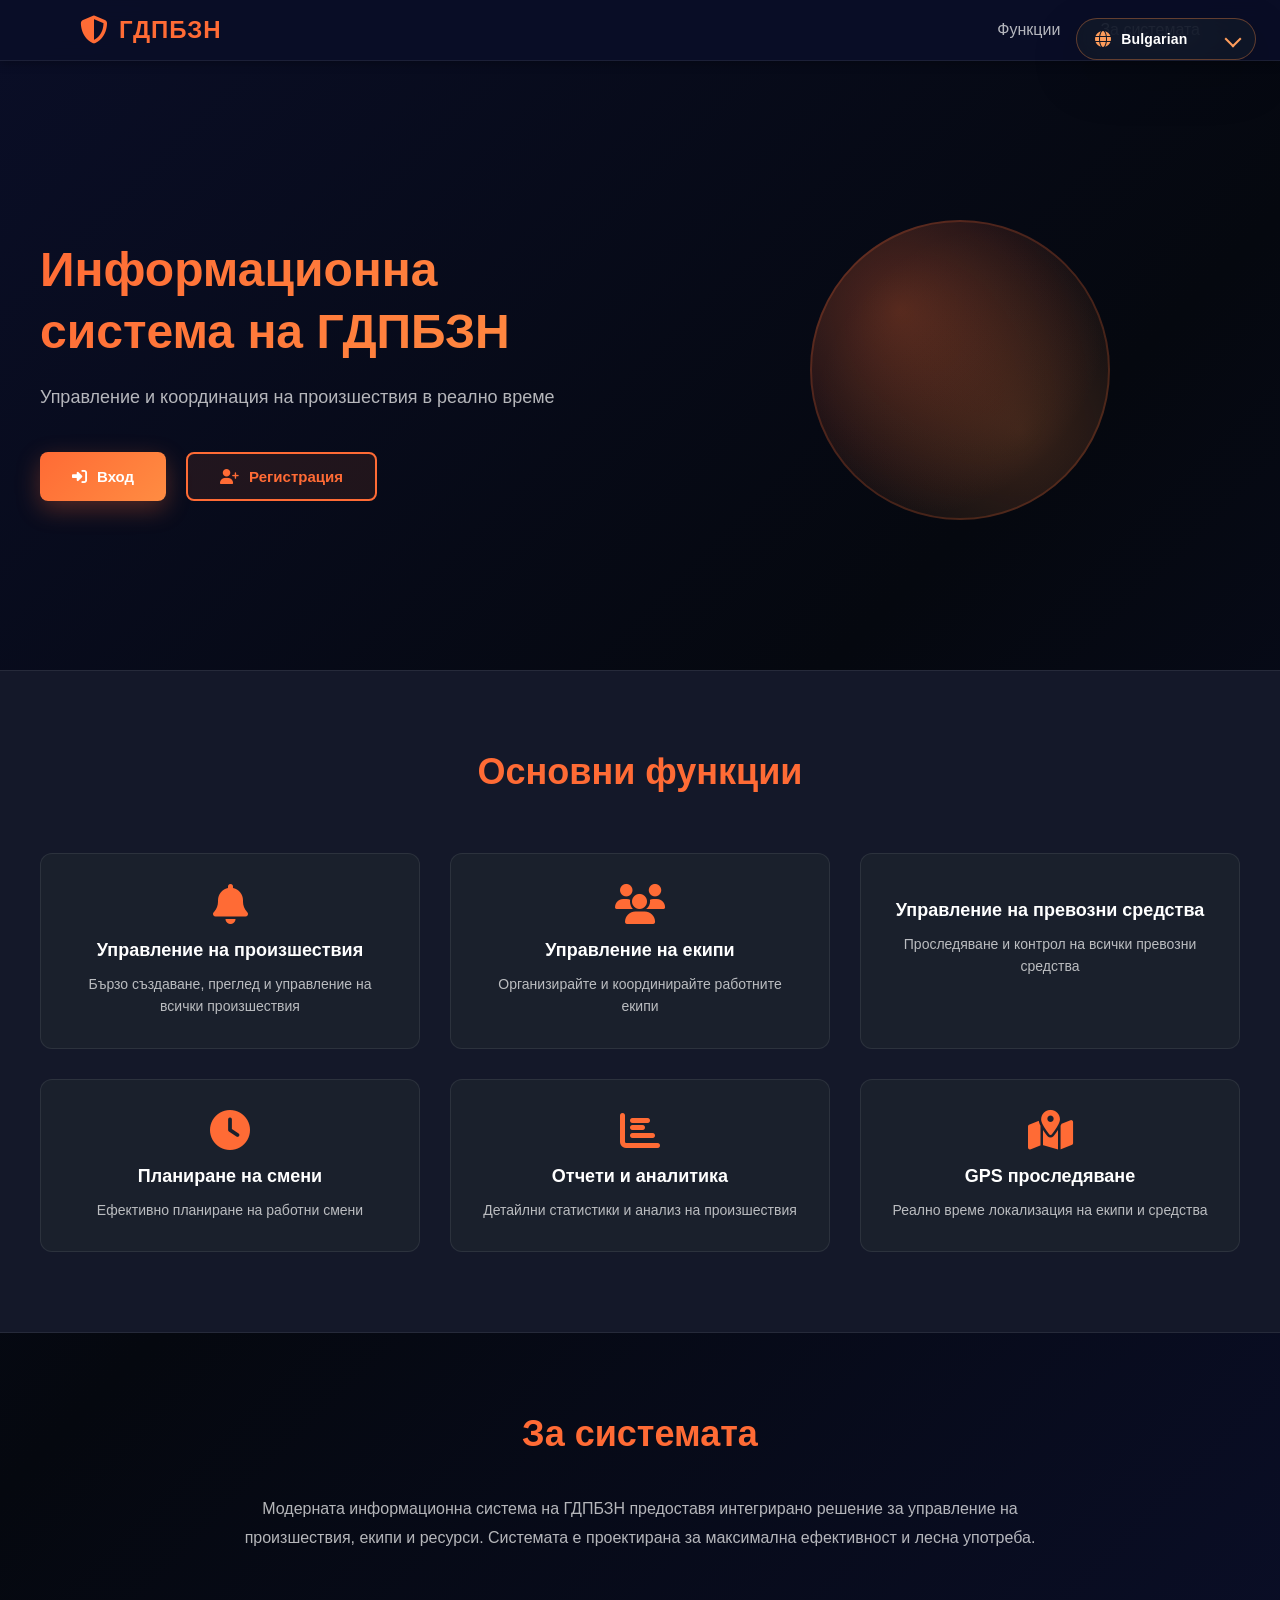
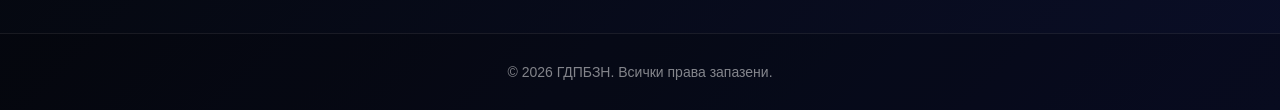
<file: frontend/html/vehicles.html>
<!DOCTYPE html>
<html lang="bg">
<head>
    <meta charset="UTF-8">
    <meta name="viewport" content="width=device-width, initial-scale=1.0">
    <title data-i18n="vehicles.title">Автомобили</title>
    <link rel="stylesheet" href="https://cdnjs.cloudflare.com/ajax/libs/font-awesome/6.4.0/css/all.min.css">
    <link rel="stylesheet" href="../css/dashboard.css">
    <link rel="stylesheet" href="../css/teams.css">
    <link rel="stylesheet" href="../css/modal.css">
    <link rel="stylesheet" href="../css/i18n.css">
</head>
<body>

<div class="topbar">
    <div class="topbar-left">
        <button id="menuBtn" class="menu-btn">
            <i class="fas fa-bars"></i>
        </button>
        <h1 class="topbar-title" data-i18n="vehicles.title">Автомобили</h1>
    </div>
    <div class="topbar-right">
        <span class="topbar-subtitle" data-i18n="vehicles.subtitle">Управление на автомобили</span>
        <div class="language-selector">
            <i class="fas fa-globe"></i>
            <select id="languageSelect" class="language-select" aria-label="Language selector">
                <option value="bg">Bulgarian</option>
                <option value="en">English</option>
            </select>
        </div>
        <button id="notificationBtn" class="notification-btn" data-i18n-title="notifications.title">
            <i class="fas fa-bell"></i>
            <span id="unreadBadge" class="notification-badge">0</span>
        </button>
        <button id="logoutBtn" class="topbar-logout" data-i18n-title="menu.profile">
            <i class="fas fa-sign-out-alt"></i>
        </button>
    </div>
</div>

<!-- Notification Center -->
<div id="notificationCenter" class="notification-center">
    <div class="notification-center-header">
        <h3 data-i18n="notifications.title">Уведомления</h3>
        <button id="closeNotificationCenter" class="close-notification-center" data-i18n-title="notifications.title">
            <i class="fas fa-times"></i>
        </button>
    </div>
    <div id="notificationList" class="notification-list">
        <div class="notification-empty" data-i18n="notifications.noNotifications">Няма нови уведомления</div>
    </div>
    <div class="notification-center-footer">
        <button id="markAllReadBtn" class="btn-mark-all-read" data-i18n="notifications.markAllRead">Маркирай всички като прочетени</button>
    </div>
</div>

<div id="sidebar" class="sidebar">
    <div class="sidebar-header">
        <div class="logo">
            <i class="fas fa-shield-alt logo-icon"></i>
            <h2 data-i18n="common.brand">ГДПБЗН</h2>
        </div>
    </div>

    <nav class="sidebar-nav">
        <ul class="menu">
            <li class="menu-item" data-page="incidents">
                <i class="fas fa-bell"></i>
                <span data-i18n="menu.incidents">Произшествия</span>
            </li>
            <li class="menu-item" data-page="firefighters" data-admin-only="true">
                <i class="fas fa-person"></i>
                <span data-i18n="menu.firefighters">Пожарникари</span>
            </li>
            <li class="menu-item" data-page="teams">
                <i class="fas fa-users"></i>
                <span data-i18n="menu.teams">Екипи</span>
            </li>
            <li class="menu-item active" data-page="vehicles">
                <i class="fas fa-car"></i>
                <span data-i18n="menu.vehicles">Автомобили</span>
            </li>
            <li class="menu-item" data-page="profile">
                <i class="fas fa-id-badge"></i>
                <span data-i18n="menu.profile">Профил</span>
            </li>
        </ul>
    </nav>
</div>

<div class="content">
    <div class="dashboard-header">
        <div class="header-title">
            <h1 data-i18n="vehicles.title">Автомобили</h1>
            <p data-i18n="vehicles.description">Управление и преглед на автомобилния парк</p>
        </div>
        <button id="registerVehicleBtn" class="btn-add-primary" data-admin-only="true">
            <i class="fas fa-plus"></i> <span data-i18n="vehicles.registerButton">Регистрирай автомобил</span>
        </button>
    </div>

    <div class="vehicles-filters" data-admin-only="true">
        <div class="filter-group">
                <input type="text" id="vehicleSearch" placeholder="Търси по сигнал или номер на маса..." data-i18n-placeholder="vehicles.searchPlaceholder">
                <select id="vehicleStatusFilter">
                    <option value="" data-i18n="vehicles.filters.allStatuses">Всички статуси</option>
                    <option value="AVAILABLE" data-i18n="vehicles.filters.available">Disponibel</option>
                    <option value="ON_MISSION" data-i18n="vehicles.filters.onMission">На задача</option>
                    <option value="MAINTENANCE" data-i18n="vehicles.filters.maintenance">Поддържане</option>
                </select>
                <select id="vehicleTypeFilter">
                    <option value="" data-i18n="vehicles.filters.allTypes">Всички типове</option>
                    <option value="FIRE_TRUCK" data-i18n="vehicles.filters.fireTruck">Пожарен автомобил</option>
                    <option value="CISTERN" data-i18n="vehicles.filters.cistern">Цистерна</option>
                    <option value="SUPPORT" data-i18n="vehicles.filters.support">Подпомагащ</option>
    </div>

    <div class="vehicles-grid" id="vehiclesGrid">
        <div class="loading-state">
            <i class="fas fa-spinner fa-spin"></i>
            <p data-i18n="vehicles.loading">Зареждане на автомобили...</p>
        </div>
    </div>
</div>

<!-- Register Vehicle Modal -->
<div id="registerVehicleModal" class="modal" style="display: none;">
    <div class="modal-content">
        <div class="modal-header">
            <h2 data-i18n="vehicles.registerModalTitle">Регистрирай нов автомобил</h2>
            <button class="modal-close" onclick="closeRegisterVehicleModal()" data-i18n-title="vehicles.closeModal">&times;</button>
        </div>
        
        <form id="registerVehicleForm" class="modal-form">
            <div class="form-row">
                <div class="form-group">
                    <label for="vehicleCallsign" data-i18n="vehicles.vehicleCallsignLabel">Сигнал*</label>
                    <input type="text" id="vehicleCallsign" required placeholder="Например: ПА-1" data-i18n-placeholder="vehicles.vehicleCallsignPlaceholder">
                </div>
                <div class="form-group">
                    <label for="vehiclePlate" data-i18n="vehicles.vehiclePlateLabel">Номер на маса*</label>
                    <input type="text" id="vehiclePlate" required placeholder="Например: СФ 1234 АА" data-i18n-placeholder="vehicles.vehiclePlatePlaceholder">
                </div>
            </div>

            <div class="form-group">
                <label for="vehicleType" data-i18n="vehicles.vehicleTypeLabel">Тип автомобил*</label>
                <select id="vehicleType" required>
                    <option value="" data-i18n="vehicles.vehicleTypePlaceholder">Избери тип</option>
                    <option value="FIRE_TRUCK" data-i18n="vehicles.vehicleTypeFireTruck">Пожарен автомобил</option>
                    <option value="CISTERN" data-i18n="vehicles.vehicleTypeCistern">Цистерна</option>
                    <option value="SUPPORT" data-i18n="vehicles.vehicleTypeSupport">Подпомагащ</option>
                </select>
            </div>

            <div class="form-row">
                <div class="form-group">
                    <label for="vehicleWaterCapacity" data-i18n="vehicles.vehicleWaterCapacityLabel">Капацитет вода (литри)</label>
                    <input type="number" id="vehicleWaterCapacity" min="0" placeholder="Например: 2000" data-i18n-placeholder="vehicles.vehicleWaterCapacityPlaceholder">
                </div>
                <div class="form-group">
                    <label for="vehicleFoamCapacity" data-i18n="vehicles.vehicleFoamCapacityLabel">Капацитет пяна (литри)</label>
                    <input type="number" id="vehicleFoamCapacity" min="0" placeholder="Например: 500" data-i18n-placeholder="vehicles.vehicleFoamCapacityPlaceholder">
                </div>
            </div>

            <div class="modal-actions">
                <button type="button" class="btn-secondary" onclick="closeRegisterVehicleModal()" data-i18n="vehicles.cancelButton">Отмени</button>
                <button type="submit" class="btn-add-primary">
                    <i class="fas fa-save"></i> <span data-i18n="vehicles.submitButton">Регистрирай</span>
                </button>
            </div>
        </form>
    </div>
</div>

<!-- Vehicle Details Modal -->
<div id="vehicleDetailsModal" class="modal" style="display: none;">
    <div class="modal-content">
        <div class="modal-header">
            <h2 data-i18n="vehicles.detailsModalTitle">Детайли на автомобила</h2>
            <button class="modal-close" onclick="closeVehicleDetailsModal()" data-i18n-title="vehicles.closeModal">&times;</button>
        </div>
        
        <div class="vehicle-details-content">
            <div class="details-grid">
                <div class="detail-item">
                    <label data-i18n="vehicles.detailLabelCallsign">Сигнал</label>
                    <p id="detailCallsign">-</p>
                </div>
                <div class="detail-item">
                    <label data-i18n="vehicles.detailLabelPlate">Номер на маса</label>
                    <p id="detailPlate">-</p>
                </div>
                <div class="detail-item">
                    <label data-i18n="vehicles.detailLabelType">Тип</label>
                    <p id="detailType">-</p>
                </div>
                <div class="detail-item">
                    <label data-i18n="vehicles.detailLabelStatus">Статус</label>
                    <p id="detailStatus">-</p>
                </div>
                <div class="detail-item">
                    <label data-i18n="vehicles.detailLabelWaterCapacity">Капацитет вода</label>
                    <p id="detailWaterCapacity">-</p>
                </div>
                <div class="detail-item">
                    <label data-i18n="vehicles.detailLabelFoamCapacity">Капацитет пяна</label>
                    <p id="detailFoamCapacity">-</p>
                </div>
                <div class="detail-item">
                    <label data-i18n="vehicles.detailLabelAssignedTeam">Назначен екип</label>
                    <p id="detailAssignedTeam">-</p>
                </div>
                <div class="detail-item">
                    <label data-i18n="vehicles.detailLabelLocation">Последна позиция</label>
                    <p id="detailLocation">-</p>
                </div>
            </div>

            <div class="modal-actions">
                <button type="button" class="btn-secondary" onclick="closeVehicleDetailsModal()" data-i18n="vehicles.detailCloseButton">Затвори</button>
            </div>
        </div>
    </div>
</div>

<script src="../js/config.js"></script>
<script src="../js/language-selector.js"></script>
<script src="../js/vehicles.js"></script>
</body>
</html>
</file>
<file: frontend/css/styles.css>
/* ============ GLOBAL STYLES ============ */
* {
    margin: 0;
    padding: 0;
    box-sizing: border-box;
}

:root {
    --primary-orange: #FF6B35;
    --secondary-orange: #FF8C42;
    --accent-orange: #FFB347;
    --bg-dark: #0a0e27;
    --bg-darker: #05080f;
    --bg-card: #141829;
    --bg-lighter: #1a202c;
    --border-color: rgba(255, 255, 255, 0.08);
    --text-primary: #ffffff;
    --text-secondary: rgba(255, 255, 255, 0.7);
    --text-tertiary: rgba(255, 255, 255, 0.5);
}

html {
    scroll-behavior: smooth;
}

body {
    font-family: 'Segoe UI', Tahoma, Geneva, Verdana, sans-serif;
    background: linear-gradient(135deg, var(--bg-dark) 0%, var(--bg-darker) 50%, #0a0e27 100%);
    color: var(--text-primary);
    display: flex;
    flex-direction: column;
    min-height: 100vh;
    overflow-x: hidden;
}

/* ============ INDEX PAGE STYLES ============ */

/* Navigation */
.navbar {
    position: fixed;
    top: 0;
    left: 0;
    right: 0;
    background: rgba(10, 14, 39, 0.95);
    backdrop-filter: blur(10px);
    border-bottom: 1px solid var(--border-color);
    padding: 16px 0;
    z-index: 1000;
    box-shadow: 0 2px 10px rgba(0, 0, 0, 0.3);
}

.nav-container {
    max-width: 1200px;
    margin: 0 auto;
    padding: 0 40px;
    display: flex;
    justify-content: space-between;
    align-items: center;
}

.nav-logo {
    font-size: 24px;
    font-weight: 700;
    color: var(--primary-orange);
    display: flex;
    align-items: center;
    gap: 10px;
    text-transform: uppercase;
    letter-spacing: 1px;
}

.nav-logo i {
    font-size: 28px;
}

.nav-menu {
    display: flex;
    list-style: none;
    gap: 40px;
}

.nav-menu a {
    color: var(--text-secondary);
    text-decoration: none;
    font-weight: 500;
    transition: all 0.3s ease;
    position: relative;
}

.nav-menu a::after {
    content: '';
    position: absolute;
    bottom: -5px;
    left: 0;
    width: 0;
    height: 2px;
    background: var(--primary-orange);
    transition: width 0.3s ease;
}

.nav-menu a:hover {
    color: var(--primary-orange);
}

.nav-menu a:hover::after {
    width: 100%;
}

/* Hero Section */
.hero {
    margin-top: 70px;
    padding: 100px 40px;
    display: grid;
    grid-template-columns: 1fr 1fr;
    gap: 80px;
    align-items: center;
    max-width: 1400px;
    margin-left: auto;
    margin-right: auto;
    width: 100%;
}

.hero-content h1 {
    font-size: 48px;
    font-weight: 700;
    margin-bottom: 20px;
    line-height: 1.3;
    background: linear-gradient(135deg, var(--primary-orange), var(--secondary-orange));
    -webkit-background-clip: text;
    -webkit-text-fill-color: transparent;
    background-clip: text;
}

.hero-content p {
    font-size: 18px;
    color: var(--text-secondary);
    margin-bottom: 40px;
    line-height: 1.6;
}

.hero-buttons {
    display: flex;
    gap: 20px;
}

.btn {
    display: inline-flex;
    align-items: center;
    justify-content: center;
    gap: 10px;
    padding: 14px 32px;
    border-radius: 8px;
    text-decoration: none;
    font-size: 15px;
    font-weight: 600;
    transition: all 0.3s ease;
    border: none;
    cursor: pointer;
    white-space: nowrap;
}

.btn-primary {
    background: linear-gradient(135deg, var(--primary-orange), var(--secondary-orange));
    color: white;
    box-shadow: 0 8px 24px rgba(255, 107, 53, 0.3);
}

.btn-primary:hover {
    transform: translateY(-2px);
    box-shadow: 0 12px 32px rgba(255, 107, 53, 0.4);
}

.btn-secondary {
    background: rgba(255, 107, 53, 0.1);
    color: var(--primary-orange);
    border: 2px solid var(--primary-orange);
}

.btn-secondary:hover {
    background: rgba(255, 107, 53, 0.2);
    transform: translateY(-2px);
}

.hero-graphic {
    position: relative;
    height: 400px;
    display: flex;
    align-items: center;
    justify-content: center;
}

.gradient-orb {
    width: 300px;
    height: 300px;
    border-radius: 50%;
    background: radial-gradient(circle at 30% 30%, rgba(255, 107, 53, 0.3), transparent 70%),
                radial-gradient(circle at 70% 70%, rgba(255, 140, 66, 0.2), transparent 70%);
    position: relative;
    animation: float 6s ease-in-out infinite;
}

.gradient-orb::before {
    content: '';
    position: absolute;
    inset: 0;
    border-radius: 50%;
    border: 2px solid rgba(255, 107, 53, 0.2);
    animation: rotate 20s linear infinite;
}

@keyframes float {
    0%, 100% { transform: translateY(0px); }
    50% { transform: translateY(30px); }
}

@keyframes rotate {
    from { transform: rotate(0deg); }
    to { transform: rotate(360deg); }
}

/* Features Section */
.features {
    padding: 80px 40px;
    background: var(--bg-card);
    border-top: 1px solid var(--border-color);
    border-bottom: 1px solid var(--border-color);
}

.features h2 {
    font-size: 36px;
    font-weight: 700;
    text-align: center;
    margin-bottom: 60px;
    color: var(--primary-orange);
}

.features-grid {
    display: grid;
    grid-template-columns: repeat(auto-fit, minmax(280px, 1fr));
    gap: 30px;
    max-width: 1200px;
    margin: 0 auto;
}

.feature-card {
    background: var(--bg-lighter);
    padding: 30px;
    border-radius: 12px;
    border: 1px solid var(--border-color);
    text-align: center;
    transition: all 0.3s ease;
}

.feature-card:hover {
    border-color: var(--primary-orange);
    transform: translateY(-5px);
    box-shadow: 0 12px 32px rgba(255, 107, 53, 0.15);
}

.feature-card i {
    font-size: 40px;
    color: var(--primary-orange);
    margin-bottom: 16px;
    display: block;
}

.feature-card h3 {
    font-size: 18px;
    font-weight: 600;
    margin-bottom: 12px;
}

.feature-card p {
    font-size: 14px;
    color: var(--text-secondary);
    line-height: 1.6;
}

/* About Section */
.about {
    padding: 80px 40px;
}

.about h2 {
    font-size: 36px;
    font-weight: 700;
    text-align: center;
    margin-bottom: 40px;
    color: var(--primary-orange);
}

.about-content {
    max-width: 800px;
    margin: 0 auto;
    text-align: center;
}

.about-content p {
    font-size: 16px;
    color: var(--text-secondary);
    line-height: 1.8;
}

/* Footer */
.footer {
    padding: 30px 40px;
    border-top: 1px solid var(--border-color);
    text-align: center;
    background: rgba(0, 0, 0, 0.2);
    margin-top: auto;
}

.footer-content p {
    font-size: 14px;
    color: var(--text-tertiary);
}

/* Responsive Design */
@media (max-width: 1024px) {
    .hero {
        grid-template-columns: 1fr;
        gap: 40px;
        padding: 60px 30px;
    }

    .nav-container {
        padding: 0 30px;
    }

    .nav-menu {
        gap: 30px;
    }
}

@media (max-width: 768px) {
    .nav-menu {
        display: none;
    }

    .hero {
        margin-top: 60px;
        padding: 40px 20px;
        grid-template-columns: 1fr;
    }

    .hero-content h1 {
        font-size: 32px;
    }

    .hero-content p {
        font-size: 16px;
    }

    .hero-buttons {
        flex-direction: column;
    }

    .hero-graphic {
        display: none;
    }

    .features {
        padding: 60px 20px;
    }

    .features h2 {
        font-size: 28px;
        margin-bottom: 40px;
    }

    .features-grid {
        gap: 20px;
    }

    .about {
        padding: 60px 20px;
    }

    .about h2 {
        font-size: 28px;
    }
}
</file>
<file: frontend/css/i18n.css>
/* Professional Language Selector Styling */

.language-switcher-fixed {
    position: fixed;
    top: 18px;
    right: 24px;
    z-index: 9999;
}

.language-selector {
    display: inline-flex;
    align-items: center;
    justify-content: space-between;
    gap: 10px;
    min-width: 180px;
    padding: 12px 18px;
    background: rgba(17, 24, 39, 0.8);
    border: 1px solid rgba(255, 140, 66, 0.35);
    border-radius: 999px;
    color: #ffffff;
    font-size: 14px;
    font-weight: 600;
    letter-spacing: 0.2px;
    backdrop-filter: blur(18px);
    box-shadow: 0 18px 50px rgba(0, 0, 0, 0.18);
    cursor: pointer;
    transition: transform 0.25s ease, box-shadow 0.25s ease, background 0.25s ease;
    position: relative;
    overflow: hidden;
}

.language-selector::before {
    content: '';
    position: absolute;
    inset: 0;
    background: radial-gradient(circle at top left, rgba(255, 140, 66, 0.18), transparent 40%);
    opacity: 0;
    transition: opacity 0.25s ease;
    pointer-events: none;
}

.language-selector:hover {
    background: rgba(17, 24, 39, 0.92);
    transform: translateY(-1px);
    box-shadow: 0 22px 60px rgba(0, 0, 0, 0.22);
}

.language-selector:hover::before {
    opacity: 1;
}

.language-selector:active {
    transform: translateY(0);
    box-shadow: 0 12px 30px rgba(0, 0, 0, 0.18);
}

.language-selector i {
    font-size: 16px;
    color: #FF9D5C;
}

.language-select {
    flex: 1 1 auto;
    min-width: 80px;
    background: transparent;
    border: none;
    color: inherit;
    font: inherit;
    letter-spacing: inherit;
    padding: 0;
    margin: 0;
    cursor: pointer;
    outline: none;
    appearance: none;
    -webkit-appearance: none;
    -moz-appearance: none;
    position: relative;
    z-index: 1;
}

.language-select option {
    background: #111827;
    color: #ffffff;
    padding: 8px 12px;
}

.language-select option:checked {
    background: rgba(255, 140, 66, 0.18);
    color: #FFB347;
}

.language-select:focus-visible {
    outline: 2px solid rgba(255, 140, 66, 0.8);
    outline-offset: 3px;
}

.language-select::-ms-expand {
    display: none;
}

/* Dropdown arrow customization */
.language-selector::after {
    content: '';
    position: absolute;
    right: 16px;
    top: 50%;
    transform: translateY(-50%);
    width: 10px;
    height: 10px;
    border-right: 2px solid #FF9D5C;
    border-bottom: 2px solid #FF9D5C;
    transform: translateY(-50%) rotate(45deg);
    pointer-events: none;
}

/* Topbar integration */
.topbar-right .language-selector {
    padding: 10px 16px;
    font-size: 12px;
}

/* Animation on page load */
@keyframes slideIn {
    from {
        opacity: 0;
        transform: translateX(20px);
    }
    to {
        opacity: 1;
        transform: translateX(0);
    }
}

.language-switcher-fixed {
    animation: slideIn 0.4s ease-out;
}
</file>
<file: frontend/css/dashboard.css>
* {
    margin: 0;
    padding: 0;
    box-sizing: border-box;
}

:root {
    --primary-orange: #FF6B35;
    --secondary-orange: #FF8C42;
    --accent-orange: #FFB347;
    --bg-dark: #0a0e27;
    --bg-darker: #05080f;
    --bg-card: rgba(20, 24, 41, 0.6);
    --border-color: rgba(255, 107, 53, 0.15);
    --text-primary: white;
    --text-secondary: rgba(255, 255, 255, 0.7);
    --text-tertiary: rgba(255, 255, 255, 0.5);
    --status-active: #4caf50;
    --status-completed: #2196f3;
    --status-hold: #ffc107;
    --status-cancelled: #f44336;
}

body {
    margin: 0;
    padding: 0;
    font-family: 'Segoe UI', Tahoma, Geneva, Verdana, sans-serif;
    background: linear-gradient(135deg, #0a0e27 0%, #05080f 50%, #0a0e1a 100%);
    color: var(--text-primary);
    display: block;
    min-height: 100vh;
    overflow-x: hidden;
}

/* Top bar */
.topbar {
    position: fixed;
    top: 0;
    left: 0;
    right: 0;
    width: 100%;
    height: 60px;
    background: var(--bg-card);
    backdrop-filter: blur(12px);
    display: flex;
    align-items: center;
    justify-content: space-between;
    padding: 0 25px;
    border-bottom: 1px solid var(--border-color);
    box-shadow: 0 4px 20px rgba(255, 107, 53, 0.08);
    z-index: 50;
}

.topbar-left {
    display: flex;
    align-items: center;
    gap: 20px;
}

.topbar-right {
    display: flex;
    align-items: center;
    gap: 20px;
}

.menu-btn {
    font-size: 20px;
    background: none;
    border: none;
    color: var(--secondary-orange);
    cursor: pointer;
    transition: all 0.3s ease;
    padding: 8px;
    display: flex;
    align-items: center;
    justify-content: center;
}

.menu-btn:hover {
    color: var(--primary-orange);
    transform: scale(1.1);
}

.topbar-title {
    font-size: 22px;
    font-weight: 700;
    background: linear-gradient(135deg, var(--secondary-orange), var(--primary-orange));
    -webkit-background-clip: text;
    -webkit-text-fill-color: transparent;
    background-clip: text;
    margin: 0;
}

.topbar-subtitle {
    font-size: 13px;
    color: var(--text-secondary);
}

.topbar-logout {
    background: none;
    border: none;
    color: var(--text-secondary);
    cursor: pointer;
    font-size: 18px;
    padding: 8px 12px;
    border-radius: 6px;
    transition: all 0.3s ease;
}

.topbar-logout:hover {
    color: var(--secondary-orange);
    background: rgba(255, 107, 53, 0.1);
}

/* Notification Button */
.notification-btn {
    background: none;
    border: none;
    color: var(--text-secondary);
    cursor: pointer;
    font-size: 18px;
    padding: 8px 12px;
    border-radius: 6px;
    transition: all 0.3s ease;
    position: relative;
    margin-right: 12px;
}

.notification-btn:hover {
    color: var(--secondary-orange);
    background: rgba(255, 107, 53, 0.1);
}

.notification-badge {
    position: absolute;
    top: -5px;
    right: 0;
    background: #f44336;
    color: white;
    border-radius: 50%;
}

.language-select {
    background: rgba(255,255,255,0.08);
    border: 1px solid rgba(255,255,255,0.15);
    color: var(--text-primary);
    padding: 8px 12px;
    border-radius: 8px;
    font-size: 14px;
    outline: none;
    cursor: pointer;
}

.language-select option {
    background: #0a0e27;
    color: #ffffff;
}

.notification-badge.active {
    display: flex;
}


/* Notification Center */
.notification-center {
    position: fixed;
    top: 60px;
    right: -350px;
    width: 350px;
    max-height: calc(100vh - 60px);
    background: var(--bg-card);
    border-left: 1px solid var(--border-color);
    display: flex;
    flex-direction: column;
    box-shadow: -4px 0 20px rgba(0, 0, 0, 0.3);
    transition: right 0.3s ease;
    z-index: 999;
}

.notification-center.active {
    right: 0;
}

.notification-center-header {
    padding: 20px;
    border-bottom: 1px solid var(--border-color);
    display: flex;
    justify-content: space-between;
    align-items: center;
}

.notification-center-header h3 {
    margin: 0;
    font-size: 18px;
    font-weight: 600;
    color: var(--text-primary);
}

.close-notification-center {
    background: none;
    border: none;
    color: var(--text-secondary);
    cursor: pointer;
    font-size: 20px;
    padding: 0;
    transition: color 0.3s ease;
}

.close-notification-center:hover {
    color: var(--text-primary);
}

.notification-list {
    flex: 1;
    overflow-y: auto;
    padding: 0;
}

.notification-item {
    padding: 15px 20px;
    border-bottom: 1px solid rgba(255, 107, 53, 0.1);
    cursor: pointer;
    transition: background 0.2s ease;
    display: flex;
    gap: 12px;
    align-items: flex-start;
}

.notification-item:hover {
    background: rgba(255, 107, 53, 0.05);
}

.notification-item.unread {
    background: rgba(255, 107, 53, 0.08);
}

.notification-item-icon {
    color: var(--primary-orange);
    margin-top: 2px;
    flex-shrink: 0;
}

.notification-item-content {
    flex: 1;
    min-width: 0;
}

.notification-item-title {
    font-size: 14px;
    font-weight: 500;
    color: var(--text-primary);
    margin-bottom: 4px;
    word-wrap: break-word;
}

.notification-item-content {
    font-size: 12px;
    color: var(--text-secondary);
    margin-bottom: 6px;
    word-wrap: break-word;
}

.notification-item-time {
    font-size: 11px;
    color: var(--text-tertiary);
}

.notification-empty {
    display: flex;
    align-items: center;
    justify-content: center;
    height: 200px;
    color: var(--text-tertiary);
    font-size: 14px;
}

.notification-center-footer {
    padding: 15px 20px;
    border-top: 1px solid var(--border-color);
}

.btn-mark-all-read {
    width: 100%;
    padding: 10px;
    background: rgba(255, 107, 53, 0.1);
    border: 1px solid var(--border-color);
    color: var(--primary-orange);
    border-radius: 6px;
    cursor: pointer;
    font-size: 13px;
    font-weight: 500;
    transition: all 0.3s ease;
}

.btn-mark-all-read:hover {
    background: rgba(255, 107, 53, 0.2);
    border-color: var(--primary-orange);
}

/* Notification Center Scrollbar */
.notification-list::-webkit-scrollbar {
    width: 6px;
}

.notification-list::-webkit-scrollbar-track {
    background: transparent;
}

.notification-list::-webkit-scrollbar-thumb {
    background: rgba(255, 107, 53, 0.3);
    border-radius: 3px;
}

.notification-list::-webkit-scrollbar-thumb:hover {
    background: rgba(255, 107, 53, 0.5);
}

/* Responsive */
@media (max-width: 600px) {
    .notification-center {
        width: 100%;
        right: -100%;
    }
}

/* Sidebar */
.sidebar {
    position: fixed;
    top: 60px;
    left: -260px;
    width: 260px;
    height: calc(100vh - 60px);
    background: var(--bg-card);
    backdrop-filter: blur(12px);
    border-right: 1px solid var(--border-color);
    padding-top: 20px;
    transition: left 0.35s cubic-bezier(0.4, 0, 0.2, 1);
    z-index: 100;
    overflow-y: auto;
    display: flex;
    flex-direction: column;
}

.sidebar.open {
    left: 0;
}

.sidebar-header {
    padding: 0 20px 30px;
    border-bottom: 1px solid var(--border-color);
    margin-bottom: 20px;
}

.logo {
    text-align: center;
    display: flex;
    flex-direction: column;
    align-items: center;
    gap: 10px;
}

.logo-icon {
    font-size: 32px;
    color: var(--secondary-orange);
}

.logo h2 {
    color: var(--secondary-orange);
    font-size: 16px;
    letter-spacing: 1.5px;
    font-weight: 700;
    text-transform: uppercase;
    margin: 0;
}

.sidebar-nav {
    flex: 1;
    padding: 10px 0;
}

.menu {
    list-style: none;
    padding: 0;
    margin: 0;
}

.menu-item {
    display: flex;
    align-items: center;
    gap: 12px;
    padding: 12px 20px;
    margin: 4px 10px;
    cursor: pointer;
    color: var(--text-secondary);
    opacity: 0.8;
    transition: all 0.3s ease;
    border-radius: 8px;
    font-weight: 500;
    font-size: 14px;
    position: relative;
}

.menu-item i {
    font-size: 16px;
}

.menu-item span {
    white-space: nowrap;
    overflow: hidden;
    text-overflow: ellipsis;
}

.menu-item:hover {
    background: rgba(255, 107, 53, 0.15);
    color: var(--secondary-orange);
    opacity: 1;
    transform: translateX(5px);
    border-left: 2px solid var(--primary-orange);
    padding-left: 18px;
}

.menu-item.active {
    background: linear-gradient(135deg, rgba(255, 107, 53, 0.2), rgba(255, 140, 66, 0.1));
    color: var(--secondary-orange);
    opacity: 1;
    border-left: 3px solid var(--primary-orange);
    padding-left: 17px;
    font-weight: 600;
}

.logout {
    position: absolute;
    bottom: 30px;
    width: 100%;
    text-align: center;
}

#logoutBtn {
    width: 85%;
    padding: 12px;
    background: linear-gradient(135deg, #FF1744, #FF6B6B);
    border: none;
    border-radius: 8px;
    color: white;
    cursor: pointer;
    transition: all 0.3s;
    font-weight: 600;
    box-shadow: 0 4px 15px rgba(255, 23, 68, 0.3);
}

#logoutBtn:hover {
    transform: translateY(-2px);
    box-shadow: 0 6px 20px rgba(255, 23, 68, 0.4);
}

/* Content */
.content {
    margin-top: 60px;
    margin-left: 0;
    width: 100%;
    min-height: calc(100vh - 60px);
    padding: 30px 40px;
    overflow-y: auto;
    transition: margin-left 0.35s cubic-bezier(0.4, 0, 0.2, 1);
}

.sidebar.open ~ .content {
    margin-left: 260px;
}

/* Dashboard Header */
.dashboard-header {
    display: flex;
    justify-content: space-between;
    align-items: flex-start;
    gap: 30px;
    margin-bottom: 40px;
}

.header-title h1 {
    font-size: 32px;
    font-weight: 700;
    background: linear-gradient(135deg, var(--secondary-orange), var(--primary-orange));
    -webkit-background-clip: text;
    -webkit-text-fill-color: transparent;
    background-clip: text;
    margin: 0 0 8px 0;
}

.header-title p {
    font-size: 14px;
    color: var(--text-secondary);
    margin: 0;
}

.btn-add-primary {
    padding: 12px 24px;
    background: linear-gradient(135deg, var(--secondary-orange), var(--primary-orange));
    border: none;
    border-radius: 8px;
    color: white;
    font-size: 14px;
    font-weight: 600;
    cursor: pointer;
    transition: all 0.3s ease;
    box-shadow: 0 6px 20px rgba(255, 107, 53, 0.25);
    display: flex;
    align-items: center;
    gap: 8px;
    white-space: nowrap;
}

.btn-add-primary:hover {
    transform: translateY(-2px);
    box-shadow: 0 8px 25px rgba(255, 107, 53, 0.35);
}

.btn-add-primary:active {
    transform: translateY(0);
}

/* Incidents Section */
.incidents-header {
    margin-bottom: 40px;
    display: flex;
    justify-content: space-between;
    align-items: flex-start;
}

.header-content {
    display: flex;
    justify-content: space-between;
    align-items: center;
    width: 100%;
}

.header-titles {
    flex: 1;
}

.incidents-title {
    font-size: 36px;
    font-weight: 700;
    margin-bottom: 8px;
    background: linear-gradient(135deg, #FF1744, #FF6B6B);
    -webkit-background-clip: text;
    -webkit-text-fill-color: transparent;
    background-clip: text;
}

.incidents-subtitle {
    font-size: 15px;
    opacity: 0.65;
    line-height: 1.6;
    margin: 0;
    color: #FFB3B3;
}

.btn-add-incident {
    padding: 14px 32px;
    background: linear-gradient(135deg, #FF1744, #FF6B6B);
    border: none;
    border-radius: 10px;
    color: white;
    font-size: 15px;
    font-weight: 700;
    cursor: pointer;
    transition: all 0.3s cubic-bezier(0.4, 0, 0.2, 1);
    box-shadow: 0 8px 25px rgba(255, 23, 68, 0.3);
    white-space: nowrap;
}

.btn-add-incident:hover {
    transform: translateY(-3px);
    box-shadow: 0 12px 35px rgba(255, 23, 68, 0.4);
}

.btn-add-incident:active {
    transform: translateY(-1px);
}

/* Statistics Grid */
.stats-grid {
    display: grid;
    grid-template-columns: repeat(auto-fit, minmax(240px, 1fr));
    gap: 20px;
    margin-bottom: 40px;
}

.stat-card {
    background: var(--bg-card);
    backdrop-filter: blur(12px);
    border: 1px solid var(--border-color);
    border-radius: 12px;
    padding: 24px;
    transition: all 0.3s ease;
    display: flex;
    flex-direction: column;
    gap: 16px;
    position: relative;
    overflow: hidden;
}

.stat-card::before {
    content: '';
    position: absolute;
    top: 0;
    left: 0;
    right: 0;
    height: 2px;
    background: linear-gradient(90deg, var(--primary-orange), var(--secondary-orange), transparent);
    opacity: 0;
    transition: opacity 0.3s ease;
}

.stat-card:hover {
    border-color: rgba(255, 107, 53, 0.5);
    background: rgba(20, 24, 41, 0.8);
    transform: translateY(-4px);
    box-shadow: 0 8px 30px rgba(255, 107, 53, 0.15);
}

.stat-card:hover::before {
    opacity: 1;
}

.stat-card-header {
    display: flex;
    align-items: center;
    gap: 12px;
}

.stat-icon {
    font-size: 24px;
    color: var(--secondary-orange);
    opacity: 0.8;
}

.stat-label {
    font-size: 13px;
    color: var(--text-secondary);
    font-weight: 500;
}

.stat-card-value {
    font-size: 36px;
    font-weight: 700;
    background: linear-gradient(135deg, var(--secondary-orange), var(--primary-orange));
    -webkit-background-clip: text;
    -webkit-text-fill-color: transparent;
    background-clip: text;
}

.stat-card-footer {
    font-size: 12px;
    color: var(--text-tertiary);
    margin-top: auto;
}

/* Panel Container */
.panel-container {
    background: var(--bg-card);
    backdrop-filter: blur(12px);
    border: 1px solid var(--border-color);
    border-radius: 12px;
    overflow: hidden;
    display: flex;
    flex-direction: column;
    height: auto;
    max-height: 700px;
}

.panel-header {
    padding: 24px;
    border-bottom: 1px solid var(--border-color);
    display: flex;
    justify-content: space-between;
    align-items: center;
    gap: 20px;
    flex-wrap: wrap;
}

.panel-header h2 {
    font-size: 18px;
    font-weight: 600;
    color: var(--text-primary);
    margin: 0;
}

.panel-controls {
    display: flex;
    gap: 12px;
    align-items: center;
}

.search-box, .filter-select {
    padding: 10px 14px;
    background: rgba(255, 255, 255, 0.04);
    border: 1px solid var(--border-color);
    border-radius: 6px;
    color: var(--text-primary);
    font-size: 13px;
    transition: all 0.3s ease;
}

.search-box {
    min-width: 200px;
}

.search-box::placeholder {
    color: var(--text-tertiary);
}

.search-box:focus, .filter-select:focus {
    outline: none;
    border-color: var(--primary-orange);
    background: rgba(255, 107, 53, 0.1);
    box-shadow: 0 0 12px rgba(255, 107, 53, 0.2);
}

.filter-select {
    min-width: 140px;
    cursor: pointer;
}

.filter-select option {
    background: var(--bg-darker);
    color: white;
}

.panel-content {
    flex: 1;
    overflow-y: auto;
    padding: 20px 24px;
}

.panel-footer {
    padding: 16px 24px;
    border-top: 1px solid var(--border-color);
    font-size: 12px;
    color: var(--text-secondary);
}

/* Table Styling */
.incidents-table {
    width: 100%;
    border-collapse: collapse;
    margin: 0;
    padding: 0;
}

.incidents-table thead {
    background: rgba(255, 107, 53, 0.08);
    border-bottom: 1px solid var(--border-color);
}

.incidents-table th {
    padding: 14px;
    text-align: left;
    font-size: 13px;
    font-weight: 600;
    color: var(--secondary-orange);
    text-transform: uppercase;
    letter-spacing: 0.5px;
    border-right: 1px solid var(--border-color);
}

.incidents-table th:last-child {
    border-right: none;
}

.incidents-table tbody tr {
    border-bottom: 1px solid rgba(255, 255, 255, 0.04);
    transition: background 0.2s ease;
}

.incidents-table tbody tr:hover {
    background: rgba(255, 107, 53, 0.06);
}

.incidents-table td {
    padding: 12px 14px;
    font-size: 13px;
    color: var(--text-secondary);
}

.incidents-table td:first-child {
    font-weight: 600;
    color: var(--secondary-orange);
}

.loading-row td {
    text-align: center;
    padding: 30px 14px;
    color: var(--text-tertiary);
}

.empty-state {
    text-align: center;
    padding: 60px 40px;
    display: flex;
    flex-direction: column;
    align-items: center;
    justify-content: center;
}

.empty-state-icon {
    font-size: 48px;
    color: var(--secondary-orange);
    opacity: 0.5;
    margin-bottom: 16px;
}

.empty-state p {
    font-size: 16px;
    color: var(--text-primary);
    margin: 0 0 8px 0;
    font-weight: 600;
}

.empty-state small {
    font-size: 13px;
    color: var(--text-secondary);
}

/* Status Badge */
.status-badge {
    display: inline-block;
    padding: 6px 12px;
    border-radius: 6px;
    font-size: 11px;
    font-weight: 700;
    text-transform: uppercase;
    letter-spacing: 0.5px;
    white-space: nowrap;
}

.status-active {
    background: rgba(76, 175, 80, 0.2);
    color: #81C784;
    border: 1px solid rgba(76, 175, 80, 0.4);
}

.status-completed {
    background: rgba(33, 150, 243, 0.2);
    color: #64B5F6;
    border: 1px solid rgba(33, 150, 243, 0.4);
}

.status-on-hold {
    background: rgba(255, 193, 7, 0.2);
    color: #FFD54F;
    border: 1px solid rgba(255, 193, 7, 0.4);
}

.status-cancelled {
    background: rgba(244, 67, 54, 0.2);
    color: #EF9A9A;
    border: 1px solid rgba(244, 67, 54, 0.4);
}

/* Button Styles */
.btn-action {
    padding: 6px 12px;
    background: rgba(255, 107, 53, 0.15);
    border: 1px solid rgba(255, 107, 53, 0.3);
    border-radius: 6px;
    color: var(--secondary-orange);
    font-size: 12px;
    font-weight: 600;
    cursor: pointer;
    transition: all 0.2s ease;
    text-transform: uppercase;
    letter-spacing: 0.5px;
}

.btn-action:hover {
    background: rgba(255, 107, 53, 0.25);
    border-color: var(--secondary-orange);
    box-shadow: 0 4px 12px rgba(255, 107, 53, 0.2);
    transform: translateY(-1px);
}

.btn-action:active {
    transform: translateY(0);
}

/* Empty State */
.empty-state {
    grid-column: 1 / -1;
    padding: 80px 40px;
    text-align: center;
    background: linear-gradient(135deg, rgba(255, 107, 53, 0.05), rgba(255, 140, 66, 0.02));
    border-radius: 12px;
    border: 1px solid var(--border-color);
}

.empty-state-icon {
    font-size: 48px;
    margin-bottom: 16px;
    display: block;
}

.empty-state p {
    font-size: 18px;
    opacity: 0.9;
    margin: 0 0 8px 0;
    font-weight: 600;
}

.empty-state small {
    font-size: 14px;
    opacity: 0.6;
    display: block;
}

/* Responsive Design */
@media (max-width: 1200px) {
    .content {
        padding: 25px 30px;
    }

    .dashboard-header {
        flex-direction: column;
    }

    .btn-add-primary {
        align-self: flex-start;
    }
}

@media (max-width: 768px) {
    .topbar {
        height: 55px;
        padding: 0 15px;
    }

    .topbar-left {
        gap: 15px;
    }

    .topbar-title {
        font-size: 18px;
    }

    .topbar-subtitle {
        display: none;
    }

    .sidebar {
        top: 55px;
        height: calc(100vh - 55px);
        width: 250px;
        left: -250px;
    }

    .sidebar.open ~ .content {
        margin-left: 250px;
    }

    .content {
        margin-top: 55px;
        padding: 20px 15px;
    }

    .dashboard-header h1 {
        font-size: 24px;
    }

    .stats-grid {
        grid-template-columns: repeat(2, 1fr);
        gap: 15px;
    }

    .stat-card {
        padding: 18px;
    }

    .stat-card-value {
        font-size: 28px;
    }

    .panel-header {
        flex-direction: column;
        align-items: flex-start;
    }

    .panel-controls {
        width: 100%;
        flex-direction: column;
    }

    .search-box, .filter-select {
        width: 100%;
    }

    .incidents-table {
        font-size: 12px;
    }

    .incidents-table th, .incidents-table td {
        padding: 10px 8px;
    }
}

@media (max-width: 480px) {
    .topbar {
        height: 50px;
    }

    .topbar-left {
        gap: 10px;
    }

    .topbar-title {
        font-size: 16px;
    }

    .sidebar {
        width: 100%;
        left: -100%;
    }

    .content {
        margin-top: 50px;
        padding: 15px;
    }

    .dashboard-header {
        flex-direction: column-reverse;
    }

    .dashboard-header h1 {
        font-size: 20px;
    }

    .btn-add-primary {
        width: 100%;
        justify-content: center;
    }

    .stats-grid {
        grid-template-columns: 1fr;
        gap: 12px;
    }

    .panel-container {
        max-height: 500px;
    }

    .incidents-table th, .incidents-table td {
        padding: 8px 6px;
        font-size: 11px;
    }

    .status-badge {
        font-size: 10px;
        padding: 4px 8px;
    }
}


/* --- Task Modal Styles (Enhanced) --- */
.modal#taskModal {
    display: none;
    align-items: center;
    justify-content: center;
    z-index: 1001;
}

.modal#taskModal.active {
    display: flex !important;
}

.task-modal {
    width: 95%;
    max-width: 550px;
    background: linear-gradient(135deg, var(--bg-darker) 0%, rgba(10, 14, 39, 0.95) 100%);
    border: 1px solid var(--border-color);
    border-radius: 16px;
    display: flex;
    flex-direction: column;
    max-height: 85vh;
    overflow: hidden;
    box-shadow: 0 25px 50px rgba(0, 0, 0, 0.6), 0 0 80px rgba(255, 107, 53, 0.08);
}

.task-modal .modal-header {
    padding: 28px;
    border-bottom: 1px solid var(--border-color);
    background: linear-gradient(135deg, rgba(255, 107, 53, 0.08), rgba(255, 140, 66, 0.04));
    position: relative;
    overflow: hidden;
}

.task-modal .modal-header::before {
    content: '';
    position: absolute;
    top: 0;
    left: 0;
    right: 0;
    height: 1px;
    background: linear-gradient(90deg, transparent, var(--primary-orange), transparent);
}

.task-modal .modal-header h2 {
    font-size: 24px;
    font-weight: 700;
    background: linear-gradient(135deg, var(--secondary-orange), var(--primary-orange));
    -webkit-background-clip: text;
    -webkit-text-fill-color: transparent;
    background-clip: text;
    margin: 0;
    letter-spacing: 0.5px;
}

.task-modal .modal-close {
    font-size: 24px;
    width: 36px;
    height: 36px;
    display: flex;
    align-items: center;
    justify-content: center;
    border-radius: 8px;
    transition: all 0.3s ease;
    background: transparent;
}

.task-modal .modal-close:hover {
    background: rgba(255, 107, 53, 0.1);
    transform: rotate(90deg);
}

.task-modal .modal-body {
    padding: 28px;
    overflow-y: auto;
    flex: 1;
    display: flex;
    flex-direction: column;
    gap: 24px;
}

.task-list {
    display: flex;
    flex-direction: column;
    gap: 12px;
    max-height: 280px;
    overflow-y: auto;
    padding-right: 4px;
}

.task-list::-webkit-scrollbar {
    width: 6px;
}

.task-list::-webkit-scrollbar-track {
    background: rgba(255, 107, 53, 0.03);
    border-radius: 10px;
}

.task-list::-webkit-scrollbar-thumb {
    background: rgba(255, 107, 53, 0.25);
    border-radius: 10px;
    transition: background 0.3s;
}

.task-list::-webkit-scrollbar-thumb:hover {
    background: rgba(255, 107, 53, 0.4);
}

.task-item {
    background: linear-gradient(135deg, rgba(255, 107, 53, 0.05), rgba(255, 140, 66, 0.02));
    border: 1px solid var(--border-color);
    border-radius: 12px;
    padding: 16px;
    transition: all 0.3s cubic-bezier(0.4, 0, 0.2, 1);
    position: relative;
    overflow: hidden;
}

.task-item::before {
    content: '';
    position: absolute;
    top: 0;
    left: 0;
    width: 3px;
    height: 100%;
    background: linear-gradient(180deg, var(--secondary-orange), var(--primary-orange));
    opacity: 0;
    transition: opacity 0.3s ease;
}

.task-item:hover {
    background: linear-gradient(135deg, rgba(255, 107, 53, 0.12), rgba(255, 140, 66, 0.08));
    border-color: rgba(255, 107, 53, 0.5);
    box-shadow: 0 8px 24px rgba(255, 107, 53, 0.15);
    transform: translateX(4px);
}

.task-item:hover::before {
    opacity: 1;
}

.task-item h4 {
    margin: 0 0 8px 0;
    color: var(--secondary-orange);
    font-size: 15px;
    font-weight: 700;
    word-break: break-word;
    letter-spacing: 0.3px;
}

.task-item-description {
    color: var(--text-secondary);
    font-size: 13px;
    line-height: 1.5;
    margin-bottom: 10px;
    word-break: break-word;
}

.task-item-description i {
    opacity: 0.6;
    font-style: italic;
}

.task-item-footer {
    display: flex;
    align-items: center;
    justify-content: space-between;
    gap: 12px;
}

.task-status {
    display: inline-flex;
    align-items: center;
    padding: 5px 12px;
    border-radius: 6px;
    font-size: 11px;
    font-weight: 700;
    text-transform: uppercase;
    letter-spacing: 0.6px;
    white-space: nowrap;
}

.task-status.pending {
    background: linear-gradient(135deg, rgba(255, 152, 0, 0.15), rgba(255, 193, 7, 0.1));
    color: #FFD54F;
    border: 1px solid rgba(255, 193, 7, 0.3);
}

.task-status.done {
    background: linear-gradient(135deg, rgba(76, 175, 80, 0.15), rgba(129, 199, 132, 0.1));
    color: #81C784;
    border: 1px solid rgba(76, 175, 80, 0.3);
}

.task-action-button {
    padding: 6px 12px;
    background: linear-gradient(135deg, rgba(255, 107, 53, 0.25), rgba(255, 140, 66, 0.15));
    border: 1px solid rgba(255, 107, 53, 0.4);
    border-radius: 6px;
    color: var(--secondary-orange);
    font-size: 11px;
    font-weight: 700;
    cursor: pointer;
    transition: all 0.3s ease;
    text-transform: uppercase;
    letter-spacing: 0.5px;
    white-space: nowrap;
}

.task-action-button:hover {
    background: linear-gradient(135deg, rgba(255, 107, 53, 0.35), rgba(255, 140, 66, 0.25));
    border-color: var(--secondary-orange);
    box-shadow: 0 6px 16px rgba(255, 107, 53, 0.25);
    transform: translateY(-2px);
}

.task-action-button:active {
    transform: translateY(0);
}

.task-add-container {
    background: linear-gradient(135deg, rgba(255, 107, 53, 0.05), rgba(255, 140, 66, 0.02));
    border: 1px solid var(--border-color);
    border-radius: 12px;
    padding: 20px;
    margin-top: 8px;
    position: relative;
}

.task-add-container::before {
    content: '';
    position: absolute;
    top: 0;
    left: 0;
    right: 0;
    height: 1px;
    background: linear-gradient(90deg, transparent, rgba(255, 107, 53, 0.2), transparent);
}

.task-add-container h3 {
    margin: 0 0 14px 0;
    font-size: 13px;
    font-weight: 700;
    color: var(--secondary-orange);
    text-transform: uppercase;
    letter-spacing: 0.8px;
}

.task-add-container .form-control {
    margin-bottom: 10px;
}

.task-add-container .btn-add-primary {
    width: 100%;
    margin-top: 8px;
    font-size: 13px;
    font-weight: 700;
    letter-spacing: 0.5px;
    padding: 12px 16px;
    box-shadow: 0 4px 15px rgba(255, 107, 53, 0.2);
}

.task-add-container .btn-add-primary:hover {
    box-shadow: 0 6px 20px rgba(255, 107, 53, 0.3);
}

/* Empty state for tasks */
.task-empty-state {
    text-align: center;
    padding: 50px 30px;
    color: var(--text-secondary);
    font-size: 14px;
    display: flex;
    flex-direction: column;
    align-items: center;
    gap: 10px;
}

.task-empty-state i {
    font-size: 32px;
    opacity: 0.4;
    margin-bottom: 10px;
}

.task-empty-state p {
    margin: 0;
}

@media (max-width: 600px) {
    .task-modal {
        width: 95%;
        max-height: 90vh;
        border-radius: 14px;
    }

    .task-modal .modal-header {
        padding: 20px;
    }

    .task-modal .modal-header h2 {
        font-size: 20px;
    }

    .task-modal .modal-body {
        padding: 20px;
        gap: 16px;
    }

    .task-item {
        padding: 14px;
    }

    .task-item h4 {
        font-size: 14px;
    }

    .task-item-footer {
        flex-direction: column;
        align-items: flex-start;
    }

    .task-action-button {
        width: 100%;
        text-align: center;
    }

    .task-add-container {
        padding: 16px;
    }
}
</file>
<file: frontend/css/modal.css>
/* Modal Styles */
.modal {
    display: none;
    position: fixed;
    z-index: 1000;
    left: 0;
    top: 0;
    width: 100%;
    height: 100%;
    background: rgba(0, 0, 0, 0.7);
    align-items: center;
    justify-content: center;
    backdrop-filter: blur(4px);
}

.modal-content {
    background: var(--bg-card);
    border: 1px solid var(--border-color);
    border-radius: 12px;
    width: 90%;
    max-width: 600px;
    max-height: 90vh;
    display: flex;
    flex-direction: column;
    box-shadow: 0 20px 60px rgba(0, 0, 0, 0.5);
    animation: slideIn 0.3s ease;
}

@keyframes slideIn {
    from {
        transform: translateY(-50px);
        opacity: 0;
    }
    to {
        transform: translateY(0);
        opacity: 1;
    }
}

.modal-header {
    padding: 24px;
    border-bottom: 1px solid var(--border-color);
    display: flex;
    justify-content: space-between;
    align-items: center;
}

.modal-header h2 {
    margin: 0;
    font-size: 20px;
    color: var(--text-primary);
}

.modal-close {
    background: none;
    border: none;
    color: var(--text-secondary);
    font-size: 28px;
    cursor: pointer;
    transition: color 0.3s;
}

.modal-close:hover {
    color: var(--secondary-orange);
}

.modal-body {
    padding: 24px;
    overflow-y: auto;
    flex: 1;
}

.detail-group {
    margin-bottom: 16px;
    display: flex;
    flex-direction: column;
    gap: 6px;
}

.detail-group label {
    font-weight: 600;
    color: var(--secondary-orange);
    font-size: 13px;
    text-transform: uppercase;
    letter-spacing: 0.5px;
}

.detail-group span {
    color: var(--text-primary);
    font-size: 14px;
    word-break: break-word;
    line-height: 1.5;
}

.modal-footer {
    padding: 16px 24px;
    border-top: 1px solid var(--border-color);
    display: flex;
    justify-content: flex-end;
    gap: 10px;
}

.btn-secondary {
    padding: 10px 20px;
    background: var(--bg-dark);
    border: 1px solid var(--border-color);
    border-radius: 6px;
    color: var(--text-primary);
    cursor: pointer;
    font-size: 14px;
    font-weight: 500;
    transition: all 0.3s ease;
}

.btn-secondary:hover {
    background: rgba(255, 107, 53, 0.1);
    border-color: var(--secondary-orange);
}

.btn-action {
    padding: 8px 16px;
    background: linear-gradient(135deg, var(--secondary-orange), var(--primary-orange));
    border: none;
    border-radius: 6px;
    color: white;
    cursor: pointer;
    font-size: 13px;
    font-weight: 600;
    transition: all 0.3s ease;
}

.btn-action:hover {
    transform: translateY(-1px);
    box-shadow: 0 4px 12px rgba(255, 107, 53, 0.3);
}

.btn-danger {
    padding: 10px 20px;
    background: linear-gradient(135deg, #f44336, #e53935);
    border: none;
    border-radius: 6px;
    color: white;
    cursor: pointer;
    font-size: 14px;
    font-weight: 500;
    transition: all 0.3s ease;
}

.btn-danger:hover {
    transform: translateY(-1px);
    box-shadow: 0 4px 12px rgba(244, 67, 54, 0.3);
}

.btn-danger:active {
    transform: translateY(0);
}

/* Form Controls */
.form-control {
    width: 100%;
    padding: 12px 14px;
    background: rgba(255, 255, 255, 0.04);
    border: 1px solid var(--border-color);
    border-radius: 8px;
    color: var(--text-primary);
    font-size: 14px;
    font-family: 'Segoe UI', Tahoma, Geneva, Verdana, sans-serif;
    transition: all 0.3s ease;
    margin-bottom: 10px;
}

.form-control::placeholder {
    color: var(--text-tertiary);
}

.form-control:focus {
    outline: none;
    border-color: var(--primary-orange);
    background: rgba(255, 107, 53, 0.08);
    box-shadow: 0 0 12px rgba(255, 107, 53, 0.15);
}

textarea.form-control {
    resize: vertical;
    min-height: 80px;
    font-family: 'Segoe UI', Tahoma, Geneva, Verdana, sans-serif;
}
</file>
<file: frontend/css/firefighters.css>
/* Firefighters Module Styles - Complete Orange Theme */

/* Variables for Orange Theme (matching dashboard) */
:root {
    --primary-orange: #FF6B35;
    --secondary-orange: #FF8C42;
    --accent-orange: #FFB347;
}

/* Main Content Area */
.content {
    margin-left: 0;
    margin-top: 60px;
    padding: 30px;
    min-height: calc(100vh - 60px);
}

@media (min-width: 769px) {
    .content {
        margin-left: 0;
    }
}

/* Dashboard Header */
.dashboard-header {
    display: flex;
    justify-content: space-between;
    align-items: center;
    margin-bottom: 30px;
    flex-wrap: wrap;
    gap: 20px;
}

.header-title h1 {
    font-size: 32px;
    font-weight: 700;
    color: var(--text-primary);
    margin: 0;
    background: linear-gradient(135deg, var(--text-primary) 0%, var(--secondary-orange) 100%);
    -webkit-background-clip: text;
    -webkit-text-fill-color: transparent;
    background-clip: text;
}

.header-title p {
    font-size: 14px;
    color: var(--text-secondary);
    margin: 8px 0 0 0;
}

/* Statistics Grid */
.stats-grid {
    display: grid;
    grid-template-columns: repeat(auto-fit, minmax(200px, 1fr));
    gap: 20px;
    margin-bottom: 30px;
}

.stat-card {
    background: var(--bg-card);
    border: 1px solid var(--border-color);
    border-radius: 12px;
    padding: 20px;
    transition: all 0.3s ease;
    position: relative;
    overflow: hidden;
}

.stat-card::before {
    content: '';
    position: absolute;
    top: 0;
    left: 0;
    width: 100%;
    height: 3px;
    background: linear-gradient(90deg, var(--primary-orange), var(--secondary-orange));
    opacity: 0;
    transition: opacity 0.3s ease;
}

.stat-card:hover {
    border-color: var(--secondary-orange);
    box-shadow: 0 8px 24px rgba(255, 107, 53, 0.15);
    transform: translateY(-2px);
}

.stat-card:hover::before {
    opacity: 1;
}

.stat-card-header {
    display: flex;
    align-items: center;
    gap: 12px;
    margin-bottom: 12px;
}

.stat-icon {
    font-size: 20px;
    color: var(--secondary-orange);
}

.stat-label {
    font-size: 12px;
    color: var(--text-secondary);
    text-transform: uppercase;
    letter-spacing: 0.5px;
    font-weight: 600;
}

.stat-card-value {
    font-size: 36px;
    font-weight: 700;
    color: var(--text-primary);
    margin-bottom: 8px;
}

.stat-card-footer {
    font-size: 12px;
    color: var(--text-tertiary);
}

/* Panel Container */
.panel-container {
    background: var(--bg-card);
    border: 1px solid var(--border-color);
    border-radius: 12px;
    overflow: hidden;
    box-shadow: 0 4px 20px rgba(0, 0, 0, 0.3);
}

.panel-header {
    padding: 24px;
    border-bottom: 1px solid var(--border-color);
    display: flex;
    justify-content: space-between;
    align-items: center;
    flex-wrap: wrap;
    gap: 15px;
}

.panel-header h2 {
    font-size: 20px;
    color: var(--text-primary);
    margin: 0;
    flex: 1;
    min-width: 150px;
}

.panel-controls {
    display: flex;
    gap: 12px;
    flex-wrap: wrap;
    align-items: center;
}

.search-box,
.filter-select {
    padding: 10px 14px;
    background: rgba(255, 255, 255, 0.05);
    border: 1px solid var(--border-color);
    border-radius: 6px;
    color: var(--text-primary);
    font-size: 13px;
    transition: all 0.3s ease;
}

.search-box::placeholder {
    color: var(--text-tertiary);
}

.search-box:focus,
.filter-select:focus {
    outline: none;
    border-color: var(--secondary-orange);
    background: rgba(255, 107, 53, 0.1);
    box-shadow: 0 0 0 3px rgba(255, 107, 53, 0.1);
}

/* Panel Content */
.panel-content {
    padding: 20px 24px;
    min-height: 400px;
}

/* Firefighters Table */
.firefighters-table {
    width: 100%;
    border-collapse: collapse;
    font-size: 14px;
}

.firefighters-table thead {
    background: rgba(255, 107, 53, 0.08);
    border-bottom: 2px solid var(--border-color);
}

.firefighters-table th {
    padding: 16px;
    text-align: left;
    font-weight: 600;
    color: var(--secondary-orange);
    text-transform: uppercase;
    font-size: 12px;
    letter-spacing: 0.5px;
}

.firefighters-table tbody tr {
    border-bottom: 1px solid var(--border-color);
    transition: all 0.3s ease;
}

.firefighters-table tbody tr:hover {
    background: rgba(255, 107, 53, 0.05);
    border-left: 3px solid var(--secondary-orange);
    padding-left: 3px;
}

.firefighters-table td {
    padding: 16px;
    color: var(--text-primary);
    vertical-align: middle;
}

.firefighters-table td:first-child {
    font-weight: 600;
}

/* Role Badges */
.role-badge {
    display: inline-block;
    padding: 6px 12px;
    border-radius: 20px;
    font-size: 12px;
    font-weight: 600;
    text-align: center;
    min-width: 90px;
}

.role-commander {
    background: linear-gradient(135deg, rgba(236, 72, 153, 0.2), rgba(236, 72, 153, 0.1));
    color: #ec4899;
    border: 1px solid rgba(236, 72, 153, 0.3);
}

.role-driver {
    background: linear-gradient(135deg, rgba(59, 130, 246, 0.2), rgba(59, 130, 246, 0.1));
    color: #3b82f6;
    border: 1px solid rgba(59, 130, 246, 0.3);
}

.role-firefighter {
    background: linear-gradient(135deg, rgba(34, 197, 94, 0.2), rgba(34, 197, 94, 0.1));
    color: #22c55e;
    border: 1px solid rgba(34, 197, 94, 0.3);
}

/* Status Badges */
.status-badge {
    display: inline-block;
    padding: 6px 12px;
    border-radius: 20px;
    font-size: 12px;
    font-weight: 600;
    text-align: center;
    min-width: 80px;
}

.status-badge.active {
    background: linear-gradient(135deg, rgba(34, 197, 94, 0.2), rgba(34, 197, 94, 0.1));
    color: #22c55e;
    border: 1px solid rgba(34, 197, 94, 0.3);
}

.status-badge.vacation {
    background: linear-gradient(135deg, rgba(59, 130, 246, 0.2), rgba(59, 130, 246, 0.1));
    color: #3b82f6;
    border: 1px solid rgba(59, 130, 246, 0.3);
}

.status-badge.sick {
    background: linear-gradient(135deg, rgba(239, 68, 68, 0.2), rgba(239, 68, 68, 0.1));
    color: #ef4444;
    border: 1px solid rgba(239, 68, 68, 0.3);
}

/* Action Buttons in Table */
.btn-edit,
.btn-delete {
    padding: 6px 12px;
    border: none;
    border-radius: 6px;
    font-size: 12px;
    cursor: pointer;
    transition: all 0.3s ease;
    display: inline-flex;
    align-items: center;
    gap: 6px;
    font-weight: 600;
}

.btn-edit {
    background: linear-gradient(135deg, var(--primary-orange), var(--secondary-orange));
    color: white;
    margin-right: 6px;
}

.btn-edit:hover {
    transform: translateY(-2px);
    box-shadow: 0 4px 12px rgba(255, 107, 53, 0.3);
}

.btn-delete {
    background: linear-gradient(135deg, #f44336, #e53935);
    color: white;
}

.btn-delete:hover {
    transform: translateY(-2px);
    box-shadow: 0 4px 12px rgba(244, 67, 54, 0.3);
}

/* Add Button */
.btn-add-primary {
    display: flex;
    align-items: center;
    gap: 8px;
    padding: 12px 24px;
    background: linear-gradient(135deg, var(--primary-orange), var(--secondary-orange));
    border: none;
    border-radius: 8px;
    color: white;
    font-size: 14px;
    font-weight: 600;
    cursor: pointer;
    transition: all 0.3s ease;
    box-shadow: 0 4px 16px rgba(255, 107, 53, 0.3);
}

.btn-add-primary:hover {
    transform: translateY(-2px);
    box-shadow: 0 6px 20px rgba(255, 107, 53, 0.4);
}

.btn-add-primary:active {
    transform: translateY(0);
}

/* Loading Row */
.loading-row {
    text-align: center;
    color: var(--text-secondary);
    padding: 40px 16px !important;
}

/* Empty State */
.empty-state {
    display: flex;
    flex-direction: column;
    align-items: center;
    justify-content: center;
    height: 400px;
    color: var(--text-secondary);
}

.empty-state-icon {
    font-size: 60px;
    color: var(--secondary-orange);
    opacity: 0.5;
    margin-bottom: 16px;
}

.empty-state h3 {
    font-size: 18px;
    font-weight: 600;
    color: var(--text-primary);
    margin: 0 0 8px 0;
}

.empty-state p {
    margin: 0;
    font-size: 14px;
}

/* Panel Footer */
.panel-footer {
    padding: 12px 24px;
    background: rgba(255, 107, 53, 0.05);
    border-top: 1px solid var(--border-color);
    font-size: 12px;
    color: var(--text-secondary);
}

/* Form Styles */
.form-control {
    width: 100%;
    padding: 12px;
    background: rgba(255, 255, 255, 0.05);
    border: 1px solid var(--border-color);
    border-radius: 6px;
    color: var(--text-primary);
    font-size: 14px;
    font-family: inherit;
    transition: all 0.3s ease;
    margin-top: 6px;
}

.form-control::placeholder {
    color: var(--text-tertiary);
}

.form-control:focus {
    outline: none;
    border-color: var(--secondary-orange);
    background: rgba(255, 107, 53, 0.1);
    box-shadow: 0 0 0 3px rgba(255, 107, 53, 0.1);
}

select.form-control {
    cursor: pointer;
    appearance: none;
    background-image: url("data:image/svg+xml,%3Csvg xmlns='http://www.w3.org/2000/svg' width='12' height='12' viewBox='0 0 12 12'%3E%3Cpath fill='%23a855f7' d='M6 9L1 4h10z'/%3E%3C/svg%3E");
    background-repeat: no-repeat;
    background-position: right 12px center;
    padding-right: 36px;
}

.form-group {
    margin-bottom: 20px;
}

.form-label {
    display: block;
    font-weight: 600;
    color: var(--secondary-orange);
    font-size: 12px;
    text-transform: uppercase;
    letter-spacing: 0.5px;
    margin-bottom: 8px;
}

.form-label i {
    margin-right: 6px;
}

/* Modal Form Styles */
#firefighterForm .form-group {
    margin-bottom: 18px;
}

/* Detail Group Styles */
.detail-group {
    margin-bottom: 18px;
    display: flex;
    flex-direction: column;
    gap: 6px;
}

.detail-group label {
    font-weight: 600;
    color: var(--secondary-orange);
    font-size: 12px;
    text-transform: uppercase;
    letter-spacing: 0.5px;
}

.detail-group span {
    color: var(--text-primary);
    font-size: 14px;
    word-break: break-word;
    line-height: 1.5;
}

/* Close Modal Button Styles */
.modal-close {
    background: none;
    border: none;
    color: var(--text-secondary);
    font-size: 28px;
    cursor: pointer;
    transition: color 0.3s;
    padding: 0;
    display: flex;
    align-items: center;
    justify-content: center;
}

.modal-close:hover {
    color: var(--secondary-orange);
}

/* Responsive Design */
@media (max-width: 1200px) {
    .stats-grid {
        grid-template-columns: repeat(auto-fit, minmax(160px, 1fr));
    }

    .panel-header {
        flex-direction: column;
        align-items: flex-start;
    }

    .panel-controls {
        width: 100%;
    }
}

@media (max-width: 768px) {
    .content {
        padding: 15px;
    }

    .dashboard-header {
        flex-direction: column;
        align-items: flex-start;
    }

    .btn-add-primary {
        width: 100%;
        justify-content: center;
    }

    .stats-grid {
        grid-template-columns: repeat(2, 1fr);
        gap: 12px;
    }

    .stat-card {
        padding: 16px;
    }

    .stat-card-value {
        font-size: 28px;
    }

    .header-title h1 {
        font-size: 24px;
    }

    .panel-header {
        padding: 16px;
    }

    .panel-header h2 {
        font-size: 16px;
    }

    .panel-controls {
        width: 100%;
        flex-direction: column;
    }

    .search-box,
    .filter-select {
        width: 100%;
    }

    .firefighters-table {
        font-size: 12px;
    }

    .firefighters-table th,
    .firefighters-table td {
        padding: 12px 8px;
    }

    .btn-edit,
    .btn-delete {
        padding: 4px 8px;
        font-size: 11px;
    }

    .modal-content {
        width: 95%;
        max-height: 95vh;
    }

    .form-control {
        font-size: 16px;
    }
}

@media (max-width: 480px) {
    .stats-grid {
        grid-template-columns: 1fr;
    }

    .header-title h1 {
        font-size: 20px;
    }

    .panel-content {
        padding: 12px;
    }

    .firefighters-table {
        font-size: 11px;
    }

    .firefighters-table th {
        padding: 8px 4px;
    }

    .firefighters-table td {
        padding: 10px 4px;
    }

    .role-badge,
    .status-badge {
        padding: 4px 8px;
        font-size: 11px;
        min-width: auto;
    }

    .topbar-title {
        font-size: 18px;
    }

    .topbar-subtitle {
        display: none;
    }
}
</file>
<file: frontend/css/login.css>
/* ============ GLOBAL STYLES ============ */
* {
    margin: 0;
    padding: 0;
    box-sizing: border-box;
}

:root {
    --primary-orange: #FF6B35;
    --secondary-orange: #FF8C42;
    --accent-orange: #FFB347;
    --bg-dark: #0a0e27;
    --bg-darker: #05080f;
    --bg-card: #141829;
    --bg-lighter: #1a202c;
    --border-color: rgba(255, 255, 255, 0.08);
    --text-primary: #ffffff;
    --text-secondary: rgba(255, 255, 255, 0.7);
    --text-tertiary: rgba(255, 255, 255, 0.5);
}

html {
    scroll-behavior: smooth;
}

body {
    font-family: 'Segoe UI', Tahoma, Geneva, Verdana, sans-serif;
    background: linear-gradient(135deg, var(--bg-dark) 0%, var(--bg-darker) 50%, #0a0e27 100%);
    color: var(--text-primary);
    display: flex;
    justify-content: center;
    align-items: center;
    min-height: 100vh;
    padding: 20px;
}

/* ============ LOGIN PAGE STYLES ============ */

.login-page {
    width: 100%;
    max-width: 1200px;
}

.login-container {
    display: grid;
    grid-template-columns: 1fr 1fr;
    gap: 80px;
    align-items: center;
    min-height: 100vh;
    padding: 40px;
}

.login-box {
    background: var(--bg-card);
    padding: 50px 40px;
    border-radius: 16px;
    border: 1px solid var(--border-color);
    box-shadow: 0 20px 60px rgba(0, 0, 0, 0.5);
}

.login-header {
    text-align: center;
    margin-bottom: 40px;
}

.login-header i {
    font-size: 48px;
    color: var(--primary-orange);
    margin-bottom: 16px;
    display: block;
}

.login-header h1 {
    font-size: 32px;
    font-weight: 700;
    margin-bottom: 8px;
    background: linear-gradient(135deg, var(--primary-orange), var(--secondary-orange));
    -webkit-background-clip: text;
    -webkit-text-fill-color: transparent;
    background-clip: text;
}

.login-header p {
    font-size: 14px;
    color: var(--text-secondary);
}

.form-group {
    margin-bottom: 24px;
}

.form-group label {
    display: block;
    font-size: 13px;
    font-weight: 600;
    color: var(--text-secondary);
    margin-bottom: 8px;
    text-transform: uppercase;
    letter-spacing: 0.5px;
}

.input-wrapper {
    position: relative;
    display: flex;
    align-items: center;
}

.input-wrapper i {
    position: absolute;
    left: 14px;
    color: var(--primary-orange);
    font-size: 16px;
    pointer-events: none;
}

.form-group input {
    width: 100%;
    padding: 12px 14px 12px 40px;
    border-radius: 8px;
    border: 1px solid var(--border-color);
    background: rgba(255, 255, 255, 0.04);
    color: var(--text-primary);
    font-size: 14px;
    transition: all 0.3s ease;
}

.form-group input::placeholder {
    color: var(--text-tertiary);
}

.form-group input:focus {
    outline: none;
    border-color: var(--primary-orange);
    background: rgba(255, 255, 255, 0.08);
    box-shadow: 0 0 16px rgba(255, 107, 53, 0.2);
}

.btn-login {
    width: 100%;
    padding: 14px;
    background: linear-gradient(135deg, var(--primary-orange), var(--secondary-orange));
    border: none;
    border-radius: 8px;
    color: white;
    font-size: 15px;
    font-weight: 600;
    cursor: pointer;
    transition: all 0.3s ease;
    margin-top: 10px;
    display: flex;
    align-items: center;
    justify-content: center;
    gap: 8px;
    box-shadow: 0 8px 24px rgba(255, 107, 53, 0.3);
}

.btn-login:hover {
    transform: translateY(-2px);
    box-shadow: 0 12px 32px rgba(255, 107, 53, 0.4);
}

.btn-login:active {
    transform: translateY(0);
}

.login-footer {
    text-align: center;
    margin-top: 24px;
    font-size: 14px;
}

.login-footer p {
    color: var(--text-secondary);
}

.login-footer a {
    color: var(--primary-orange);
    text-decoration: none;
    font-weight: 600;
    transition: all 0.3s ease;
}

.login-footer a:hover {
    color: var(--secondary-orange);
}

.login-graphic {
    position: relative;
    height: 500px;
    display: flex;
    flex-direction: column;
    justify-content: center;
    align-items: center;
}

.graphic-element {
    width: 350px;
    height: 350px;
    border-radius: 50%;
    background: radial-gradient(circle at 30% 30%, rgba(255, 107, 53, 0.25), transparent 70%),
                radial-gradient(circle at 70% 70%, rgba(255, 140, 66, 0.15), transparent 70%);
    position: relative;
    animation: float 6s ease-in-out infinite;
}

.graphic-element::before {
    content: '';
    position: absolute;
    inset: 0;
    border-radius: 50%;
    border: 2px solid rgba(255, 107, 53, 0.3);
    animation: rotate 20s linear infinite;
}

.graphic-text {
    position: absolute;
    text-align: center;
    z-index: 10;
}

.graphic-text h2 {
    font-size: 32px;
    font-weight: 700;
    color: var(--primary-orange);
    margin-bottom: 8px;
}

.graphic-text p {
    font-size: 16px;
    color: var(--text-secondary);
}

@keyframes float {
    0%, 100% { transform: translateY(0px); }
    50% { transform: translateY(30px); }
}

@keyframes rotate {
    from { transform: rotate(0deg); }
    to { transform: rotate(360deg); }
}

@media (max-width: 1024px) {
    .login-container {
        grid-template-columns: 1fr;
        gap: 40px;
        padding: 30px;
    }

    .login-graphic {
        height: 300px;
    }

    .graphic-element {
        width: 250px;
        height: 250px;
    }

    .graphic-text h2 {
        font-size: 24px;
    }
}

@media (max-width: 768px) {
    .login-page {
        min-height: 100vh;
    }

    .login-container {
        grid-template-columns: 1fr;
        gap: 0;
        padding: 20px;
        min-height: auto;
    }

    .login-box {
        padding: 40px 24px;
        border-radius: 12px;
    }

    .login-header h1 {
        font-size: 28px;
    }

    .login-graphic {
        display: none;
    }

    .form-group {
        margin-bottom: 16px;
    }
}
</file>
<file: frontend/css/profile.css>
.profile-form {
    padding: 24px;
}

.profile-grid {
    display: grid;
    grid-template-columns: repeat(2, minmax(0, 1fr));
    gap: 18px 22px;
}

.profile-form .form-group label {
    display: block;
    font-size: 13px;
    font-weight: 600;
    color: var(--text-secondary);
    margin-bottom: 8px;
}

.profile-form .form-group input {
    width: 100%;
    padding: 12px 14px;
    border-radius: 10px;
    border: 1px solid var(--border-color);
    background: rgba(10, 14, 39, 0.4);
    color: var(--text-primary);
    outline: none;
    transition: border-color 0.2s ease, box-shadow 0.2s ease;
}

.profile-form .form-group input:focus {
    border-color: rgba(255, 140, 66, 0.7);
    box-shadow: 0 0 0 3px rgba(255, 107, 53, 0.15);
}

.profile-form .form-group input:disabled {
    opacity: 0.7;
    cursor: not-allowed;
}

.profile-actions {
    margin-top: 18px;
    display: flex;
    justify-content: flex-end;
}

.profile-message {
    margin-top: 16px;
    padding: 12px 14px;
    border-radius: 10px;
    border: 1px solid var(--border-color);
    background: rgba(20, 24, 41, 0.6);
    color: var(--text-secondary);
}

.profile-message.success {
    border-color: rgba(76, 175, 80, 0.35);
    background: rgba(76, 175, 80, 0.12);
    color: rgba(255, 255, 255, 0.9);
}

.profile-message.error {
    border-color: rgba(244, 67, 54, 0.35);
    background: rgba(244, 67, 54, 0.12);
    color: rgba(255, 255, 255, 0.9);
}

@media (max-width: 768px) {
    .profile-grid {
        grid-template-columns: 1fr;
    }
}
</file>
<file: frontend/css/register.css>
/* ============ GLOBAL STYLES ============ */
* {
    margin: 0;
    padding: 0;
    box-sizing: border-box;
}

:root {
    --primary-orange: #FF6B35;
    --secondary-orange: #FF8C42;
    --accent-orange: #FFB347;
    --bg-dark: #0a0e27;
    --bg-darker: #05080f;
    --bg-card: #141829;
    --bg-lighter: #1a202c;
    --border-color: rgba(255, 255, 255, 0.08);
    --text-primary: #ffffff;
    --text-secondary: rgba(255, 255, 255, 0.7);
    --text-tertiary: rgba(255, 255, 255, 0.5);
}

html {
    scroll-behavior: smooth;
}

body {
    font-family: 'Segoe UI', Tahoma, Geneva, Verdana, sans-serif;
    background: linear-gradient(135deg, var(--bg-dark) 0%, var(--bg-darker) 50%, #0a0e27 100%);
    color: var(--text-primary);
    display: flex;
    justify-content: center;
    align-items: center;
    min-height: 100vh;
    padding: 20px;
}

/* ============ REGISTER PAGE STYLES ============ */

.register-page {
    width: 100%;
    max-width: 1200px;
}

.register-container {
    display: grid;
    grid-template-columns: 1fr 1fr;
    gap: 80px;
    align-items: center;
    min-height: 100vh;
    padding: 40px;
}

.register-box {
    background: var(--bg-card);
    padding: 50px 40px;
    border-radius: 16px;
    border: 1px solid var(--border-color);
    box-shadow: 0 20px 60px rgba(0, 0, 0, 0.5);
}

.register-header {
    text-align: center;
    margin-bottom: 40px;
}

.register-header i {
    font-size: 48px;
    color: var(--primary-orange);
    margin-bottom: 16px;
    display: block;
}

.register-header h1 {
    font-size: 32px;
    font-weight: 700;
    margin-bottom: 8px;
    background: linear-gradient(135deg, var(--primary-orange), var(--secondary-orange));
    -webkit-background-clip: text;
    -webkit-text-fill-color: transparent;
    background-clip: text;
}

.register-header p {
    font-size: 14px;
    color: var(--text-secondary);
}

.form-group {
    margin-bottom: 24px;
}

.form-group label {
    display: block;
    font-size: 13px;
    font-weight: 600;
    color: var(--text-secondary);
    margin-bottom: 8px;
    text-transform: uppercase;
    letter-spacing: 0.5px;
}

.input-wrapper {
    position: relative;
    display: flex;
    align-items: center;
}

.input-wrapper i {
    position: absolute;
    left: 14px;
    color: var(--primary-orange);
    font-size: 16px;
    pointer-events: none;
}

.form-group input,
.form-group select {
    width: 100%;
    padding: 12px 14px 12px 40px;
    border-radius: 8px;
    border: 1px solid var(--border-color);
    background: rgba(255, 255, 255, 0.04);
    color: var(--text-primary);
    font-size: 14px;
    transition: all 0.3s ease;
}

.form-group input::placeholder {
    color: var(--text-tertiary);
}

.form-group input:focus,
.form-group select:focus {
    outline: none;
    border-color: var(--primary-orange);
    background: rgba(255, 255, 255, 0.08);
    box-shadow: 0 0 16px rgba(255, 107, 53, 0.2);
}

.form-group select option {
    background: var(--bg-darker);
    color: var(--text-primary);
}

.btn-register {
    width: 100%;
    padding: 14px;
    background: linear-gradient(135deg, var(--primary-orange), var(--secondary-orange));
    border: none;
    border-radius: 8px;
    color: white;
    font-size: 15px;
    font-weight: 600;
    cursor: pointer;
    transition: all 0.3s ease;
    margin-top: 10px;
    display: flex;
    align-items: center;
    justify-content: center;
    gap: 8px;
    box-shadow: 0 8px 24px rgba(255, 107, 53, 0.3);
}

.btn-register:hover {
    transform: translateY(-2px);
    box-shadow: 0 12px 32px rgba(255, 107, 53, 0.4);
}

.btn-register:active {
    transform: translateY(0);
}

.register-footer {
    text-align: center;
    margin-top: 24px;
    font-size: 14px;
}

.register-footer p {
    color: var(--text-secondary);
}

.register-footer a {
    color: var(--primary-orange);
    text-decoration: none;
    font-weight: 600;
    transition: all 0.3s ease;
}

.register-footer a:hover {
    color: var(--secondary-orange);
}

.register-graphic {
    position: relative;
    height: 500px;
    display: flex;
    flex-direction: column;
    justify-content: center;
    align-items: center;
}

.graphic-element {
    width: 350px;
    height: 350px;
    border-radius: 50%;
    background: radial-gradient(circle at 30% 30%, rgba(255, 107, 53, 0.25), transparent 70%),
                radial-gradient(circle at 70% 70%, rgba(255, 140, 66, 0.15), transparent 70%);
    position: relative;
    animation: float 6s ease-in-out infinite;
}

.graphic-element::before {
    content: '';
    position: absolute;
    inset: 0;
    border-radius: 50%;
    border: 2px solid rgba(255, 107, 53, 0.3);
    animation: rotate 20s linear infinite;
}

.graphic-text {
    position: absolute;
    text-align: center;
    z-index: 10;
}

.graphic-text h2 {
    font-size: 32px;
    font-weight: 700;
    color: var(--primary-orange);
    margin-bottom: 8px;
}

.graphic-text p {
    font-size: 16px;
    color: var(--text-secondary);
}

@keyframes float {
    0%, 100% { transform: translateY(0px); }
    50% { transform: translateY(30px); }
}

@keyframes rotate {
    from { transform: rotate(0deg); }
    to { transform: rotate(360deg); }
}

@media (max-width: 1024px) {
    .register-container {
        grid-template-columns: 1fr;
        gap: 40px;
        padding: 30px;
    }

    .register-graphic {
        height: 300px;
    }

    .graphic-element {
        width: 250px;
        height: 250px;
    }

    .graphic-text h2 {
        font-size: 24px;
    }
}

@media (max-width: 768px) {
    .register-page {
        min-height: 100vh;
    }

    .register-container {
        grid-template-columns: 1fr;
        gap: 0;
        padding: 20px;
        min-height: auto;
    }

    .register-box {
        padding: 40px 24px;
        border-radius: 12px;
    }

    .register-header h1 {
        font-size: 28px;
    }

    .register-graphic {
        display: none;
    }

    .form-group {
        margin-bottom: 16px;
    }
}

.login-link a:hover {
    color: #FF1744;
}

.decorative-circle {
    flex: 0 0 400px;
    height: 400px;
    border-radius: 50%;
    background: radial-gradient(circle at 30% 30%, rgba(233, 30, 99, 0.2), transparent 70%),
                radial-gradient(circle at 70% 70%, rgba(100, 200, 255, 0.15), transparent 70%);
    position: relative;
}

.decorative-circle::before {
    content: '';
    position: absolute;
    top: 50%;
    left: 50%;
    transform: translate(-50%, -50%);
    width: 300px;
    height: 300px;
    border: 2px solid rgba(233, 30, 99, 0.3);
    border-radius: 50%;
}

.decorative-circle::after {
    content: '';
    position: absolute;
    top: 50%;
    left: 50%;
    transform: translate(-50%, -50%);
    width: 200px;
    height: 200px;
    border: 1px solid rgba(100, 200, 255, 0.3);
    border-radius: 50%;
}

@media (max-width: 768px) {
    .page-wrapper {
        flex-direction: column;
        gap: 30px;
    }

    .register-container {
        flex: 1 0 auto;
        width: 100%;
    }

    .decorative-circle {
        display: none;
    }
}
</file>
<file: frontend/css/teams.css>
/* Teams and Vehicles Styling */

.my-team-container {
    max-width: 1000px;
    margin: 0 auto;
}

.team-card-large {
    background: var(--bg-card);
    border: 1px solid var(--border-color);
    border-radius: 12px;
    padding: 30px;
    box-shadow: 0 8px 32px rgba(255, 107, 53, 0.08);
    animation: slideIn 0.3s ease;
}

.team-card-header {
    display: flex;
    justify-content: space-between;
    align-items: center;
    margin-bottom: 30px;
    padding-bottom: 20px;
    border-bottom: 2px solid rgba(255, 107, 53, 0.1);
}

.team-card-header h2 {
    margin: 0;
    font-size: 28px;
    color: var(--text-primary);
}

.team-status-badge {
    background: linear-gradient(135deg, var(--primary-orange), var(--secondary-orange));
    color: white;
    padding: 8px 16px;
    border-radius: 20px;
    font-size: 13px;
    font-weight: 600;
}

.team-info-grid {
    display: grid;
    grid-template-columns: repeat(auto-fit, minmax(200px, 1fr));
    gap: 20px;
    margin-bottom: 40px;
}

.team-info-item {
    padding: 15px;
    background: rgba(255, 107, 53, 0.05);
    border-left: 3px solid var(--primary-orange);
    border-radius: 6px;
}

.team-info-item label {
    display: block;
    font-size: 12px;
    color: var(--text-secondary);
    text-transform: uppercase;
    letter-spacing: 0.5px;
    margin-bottom: 6px;
    font-weight: 600;
}

.team-info-item p {
    margin: 0;
    font-size: 16px;
    color: var(--text-primary);
    font-weight: 500;
}

.team-members-section,
.team-vehicle-section {
    margin: 30px 0;
}

.team-members-section h3,
.team-vehicle-section h3 {
    font-size: 16px;
    color: var(--text-primary);
    margin: 0 0 15px 0;
    display: flex;
    align-items: center;
    gap: 8px;
}

.team-members-section h3 i,
.team-vehicle-section h3 i {
    color: var(--primary-orange);
}

.team-members-list {
    display: grid;
    grid-template-columns: repeat(auto-fill, minmax(200px, 1fr));
    gap: 15px;
}

.team-member-card {
    background: rgba(255, 107, 53, 0.05);
    border: 1px solid var(--border-color);
    padding: 15px;
    border-radius: 8px;
    text-align: center;
    transition: all 0.3s ease;
}

.team-member-card:hover {
    background: rgba(255, 107, 53, 0.1);
    transform: translateY(-2px);
}

.member-avatar {
    width: 50px;
    height: 50px;
    background: linear-gradient(135deg, var(--primary-orange), var(--secondary-orange));
    border-radius: 50%;
    display: flex;
    align-items: center;
    justify-content: center;
    color: white;
    font-size: 20px;
    margin: 0 auto 10px;
}

.member-name {
    font-weight: 600;
    color: var(--text-primary);
    margin: 8px 0;
    font-size: 14px;
}

.member-role {
    font-size: 12px;
    color: var(--text-secondary);
    margin: 4px 0;
}

.member-status {
    font-size: 11px;
    padding: 4px 8px;
    background: rgba(76, 175, 80, 0.2);
    color: var(--status-active);
    border-radius: 4px;
    display: inline-block;
    margin-top: 8px;
}

.vehicle-card-small {
    background: rgba(255, 107, 53, 0.05);
    border: 2px solid var(--border-color);
    border-radius: 8px;
    padding: 20px;
    display: flex;
    align-items: center;
    gap: 20px;
    transition: all 0.3s ease;
}

.vehicle-card-small:hover {
    background: rgba(255, 107, 53, 0.1);
    border-color: var(--primary-orange);
}

.vehicle-icon-large {
    font-size: 40px;
    color: var(--primary-orange);
    width: 60px;
    text-align: center;
}

.vehicle-info {
    flex: 1;
}

.vehicle-callsign {
    font-size: 18px;
    font-weight: 700;
    color: var(--text-primary);
    margin: 0;
}

.vehicle-plate {
    font-size: 13px;
    color: var(--text-secondary);
    margin: 4px 0;
}

.vehicle-type {
    font-size: 12px;
    background: rgba(255, 107, 53, 0.2);
    color: var(--primary-orange);
    padding: 4px 8px;
    border-radius: 4px;
    display: inline-block;
    margin-top: 6px;
}

/* Teams Grid (Admin View) */
.teams-grid {
    display: grid;
    grid-template-columns: repeat(auto-fill, minmax(300px, 1fr));
    gap: 20px;
}

.team-card {
    background: var(--bg-card);
    border: 1px solid var(--border-color);
    border-radius: 12px;
    padding: 20px;
    transition: all 0.3s cubic-bezier(0.4, 0, 0.2, 1);
    cursor: pointer;
    position: relative;
    overflow: hidden;
}

.team-card::before {
    content: '';
    position: absolute;
    top: 0;
    left: 0;
    width: 4px;
    height: 100%;
    background: linear-gradient(to bottom, var(--primary-orange), var(--secondary-orange));
}

.team-card:hover {
    background: rgba(255, 107, 53, 0.05);
    border-color: var(--primary-orange);
    transform: translateY(-4px);
    box-shadow: 0 12px 40px rgba(255, 107, 53, 0.15);
}

.team-card-title {
    font-size: 18px;
    font-weight: 700;
    color: var(--text-primary);
    margin: 0 0 12px 0;
}

.team-card-meta {
    display: flex;
    align-items: center;
    gap: 12px;
    margin: 8px 0;
    font-size: 13px;
    color: var(--text-secondary);
}

.team-card-meta i {
    color: var(--primary-orange);
    width: 16px;
}

.team-card-actions {
    display: flex;
    gap: 8px;
    margin-top: 15px;
}

.btn-small {
    flex: 1;
    padding: 8px 12px;
    font-size: 12px;
    border: none;
    border-radius: 6px;
    cursor: pointer;
    transition: all 0.2s ease;
    display: flex;
    align-items: center;
    justify-content: center;
    gap: 6px;
}

.btn-small-primary {
    background: rgba(255, 107, 53, 0.2);
    color: var(--primary-orange);
    border: 1px solid var(--border-color);
}

.btn-small-primary:hover {
    background: var(--primary-orange);
    color: white;
}

.btn-small-danger {
    background: rgba(244, 67, 54, 0.1);
    color: #f44336;
    border: 1px solid rgba(244, 67, 54, 0.3);
}

.btn-small-danger:hover {
    background: #f44336;
    color: white;
}

/* Vehicles Grid */
.vehicles-filters {
    display: flex;
    gap: 12px;
    margin-bottom: 25px;
    flex-wrap: wrap;
}

.filter-group {
    display: flex;
    gap: 12px;
    flex-wrap: wrap;
}

.vehicles-grid {
    display: grid;
    grid-template-columns: repeat(auto-fill, minmax(280px, 1fr));
    gap: 20px;
}

.vehicle-card {
    background: var(--bg-card);
    border: 1px solid var(--border-color);
    border-radius: 12px;
    padding: 0;
    overflow: hidden;
    transition: all 0.3s cubic-bezier(0.4, 0, 0.2, 1);
    cursor: pointer;
}

.vehicle-card:hover {
    border-color: var(--primary-orange);
    transform: translateY(-4px);
    box-shadow: 0 12px 40px rgba(255, 107, 53, 0.15);
}

.vehicle-card-header {
    background: linear-gradient(135deg, rgba(255, 107, 53, 0.1), rgba(255, 140, 66, 0.1));
    padding: 15px;
    border-bottom: 1px solid var(--border-color);
}

.vehicle-card-callsign {
    font-size: 22px;
    font-weight: 700;
    color: var(--primary-orange);
    margin: 0 0 4px 0;
}

.vehicle-card-plate {
    font-size: 12px;
    color: var(--text-secondary);
    margin: 0;
}

.vehicle-card-body {
    padding: 15px;
}

.vehicle-info-row {
    display: flex;
    justify-content: space-between;
    align-items: center;
    margin: 8px 0;
    font-size: 13px;
}

.vehicle-info-label {
    color: var(--text-secondary);
}

.vehicle-info-value {
    color: var(--text-primary);
    font-weight: 500;
}

.vehicle-type-badge {
    display: inline-block;
    background: rgba(255, 107, 53, 0.2);
    color: var(--primary-orange);
    padding: 4px 8px;
    border-radius: 4px;
    font-size: 11px;
    font-weight: 600;
    margin-top: 8px;
}

.vehicle-status-badge {
    display: inline-block;
    padding: 4px 8px;
    border-radius: 4px;
    font-size: 11px;
    font-weight: 600;
    margin-top: 8px;
}

.vehicle-status-badge.available {
    background: rgba(76, 175, 80, 0.2);
    color: var(--status-active);
}

.vehicle-status-badge.on-mission {
    background: rgba(255, 152, 0, 0.2);
    color: #ff9800;
}

.vehicle-status-badge.maintenance {
    background: rgba(244, 67, 54, 0.2);
    color: #f44336;
}

.vehicle-card-footer {
    padding: 12px 15px;
    border-top: 1px solid var(--border-color);
    background: rgba(255, 107, 53, 0.03);
}

.vehicle-card-footer button {
    width: 100%;
    padding: 8px;
    background: rgba(255, 107, 53, 0.15);
    border: 1px solid var(--border-color);
    color: var(--primary-orange);
    border-radius: 6px;
    cursor: pointer;
    font-size: 12px;
    font-weight: 500;
    transition: all 0.2s ease;
}

.vehicle-card-footer button:hover {
    background: var(--primary-orange);
    color: white;
}

/* Modal Styles */
.large-modal {
    max-width: 700px;
    max-height: 85vh;
    overflow-y: auto;
}

.form-section-title {
    margin-top: 25px;
    margin-bottom: 15px;
    padding-top: 20px;
    border-top: 2px solid rgba(255, 107, 53, 0.1);
}

.form-section-title h3 {
    margin: 0;
    font-size: 14px;
    color: var(--primary-orange);
    text-transform: uppercase;
    letter-spacing: 0.5px;
    font-weight: 600;
}

.firefighter-selector,
.vehicle-selector {
    display: flex;
    flex-direction: column;
    gap: 10px;
}

#firefighterSearch,
#vehicleSearch {
    padding: 10px 12px;
    background: rgba(255, 107, 53, 0.05);
    border: 1px solid var(--border-color);
    border-radius: 6px;
    color: var(--text-primary);
    font-size: 13px;
}

#firefighterSearch:focus,
#vehicleSearch:focus {
    outline: none;
    border-color: var(--primary-orange);
    background: rgba(255, 107, 53, 0.08);
}

.selectable-list {
    max-height: 250px;
    overflow-y: auto;
    border: 1px solid var(--border-color);
    border-radius: 6px;
    background: rgba(255, 107, 53, 0.02);
}

.selectable-item {
    padding: 12px;
    border-bottom: 1px solid rgba(255, 107, 53, 0.1);
    cursor: pointer;
    transition: all 0.2s ease;
    display: flex;
    align-items: center;
    gap: 10px;
}

.selectable-item:hover {
    background: rgba(255, 107, 53, 0.08);
}

.selectable-item.selected {
    background: rgba(255, 107, 53, 0.15);
    border-left: 3px solid var(--primary-orange);
}

.selectable-item input[type="checkbox"],
.selectable-item input[type="radio"] {
    cursor: pointer;
    width: 18px;
    height: 18px;
}

.selectable-item-text {
    flex: 1;
}

.selectable-item-name {
    font-weight: 500;
    color: var(--text-primary);
    font-size: 13px;
}

.selectable-item-info {
    font-size: 12px;
    color: var(--text-secondary);
}

.selected-items {
    display: flex;
    flex-wrap: wrap;
    gap: 8px;
    margin-top: 10px;
    padding: 10px;
    background: rgba(255, 107, 53, 0.05);
    border-radius: 6px;
    min-height: 40px;
}

.selected-tag {
    background: var(--primary-orange);
    color: white;
    padding: 6px 12px;
    border-radius: 20px;
    font-size: 12px;
    display: flex;
    align-items: center;
    gap: 6px;
    animation: slideIn 0.2s ease;
}

.selected-tag button {
    background: none;
    border: none;
    color: white;
    cursor: pointer;
    font-size: 14px;
    padding: 0;
    margin-left: 4px;
    transition: all 0.2s ease;
}

.selected-tag button:hover {
    transform: scale(1.2);
}

.empty-message {
    color: var(--text-secondary);
    font-size: 12px;
    font-style: italic;
}

.empty-state {
    padding: 20px;
    text-align: center;
    color: var(--text-secondary);
    font-size: 13px;
}

.empty-state-container {
    display: flex;
    flex-direction: column;
    align-items: center;
    justify-content: center;
    min-height: 400px;
    color: var(--text-secondary);
}

.empty-state-container i {
    font-size: 60px;
    color: var(--primary-orange);
    opacity: 0.5;
    margin-bottom: 20px;
}

.empty-state-container h2 {
    font-size: 22px;
    color: var(--text-primary);
    margin: 0 0 10px 0;
}

.empty-state-container p {
    margin: 0;
    font-size: 14px;
}

.modal-actions {
    display: flex;
    gap: 10px;
    margin-top: 25px;
    justify-content: flex-end;
}

.btn-secondary {
    padding: 10px 20px;
    background: transparent;
    border: 1px solid var(--border-color);
    color: var(--text-secondary);
    border-radius: 6px;
    cursor: pointer;
    font-size: 14px;
    transition: all 0.2s ease;
}

.btn-secondary:hover {
    background: rgba(255, 107, 53, 0.05);
    border-color: var(--primary-orange);
    color: var(--primary-orange);
}

.loading-state {
    display: flex;
    flex-direction: column;
    align-items: center;
    justify-content: center;
    padding: 60px 20px;
    color: var(--text-secondary);
}

.loading-state i {
    font-size: 40px;
    margin-bottom: 15px;
    color: var(--primary-orange);
}

/* Responsive */
@media (max-width: 768px) {
    .team-info-grid {
        grid-template-columns: repeat(2, 1fr);
    }

    .team-members-list {
        grid-template-columns: 1fr;
    }

    .teams-grid,
    .vehicles-grid {
        grid-template-columns: 1fr;
    }

    .team-card-large {
        padding: 20px;
    }

    .vehicle-card-header {
        padding: 12px;
    }

    .large-modal {
        max-width: 90vw;
    }

    .vehicles-filters {
        flex-direction: column;
    }

    .filter-group {
        flex-direction: column;
    }

    #vehicleSearch,
    #firefighterSearch,
    .filter-group select,
    .filter-group input {
        width: 100%;
    }
}
</file>
